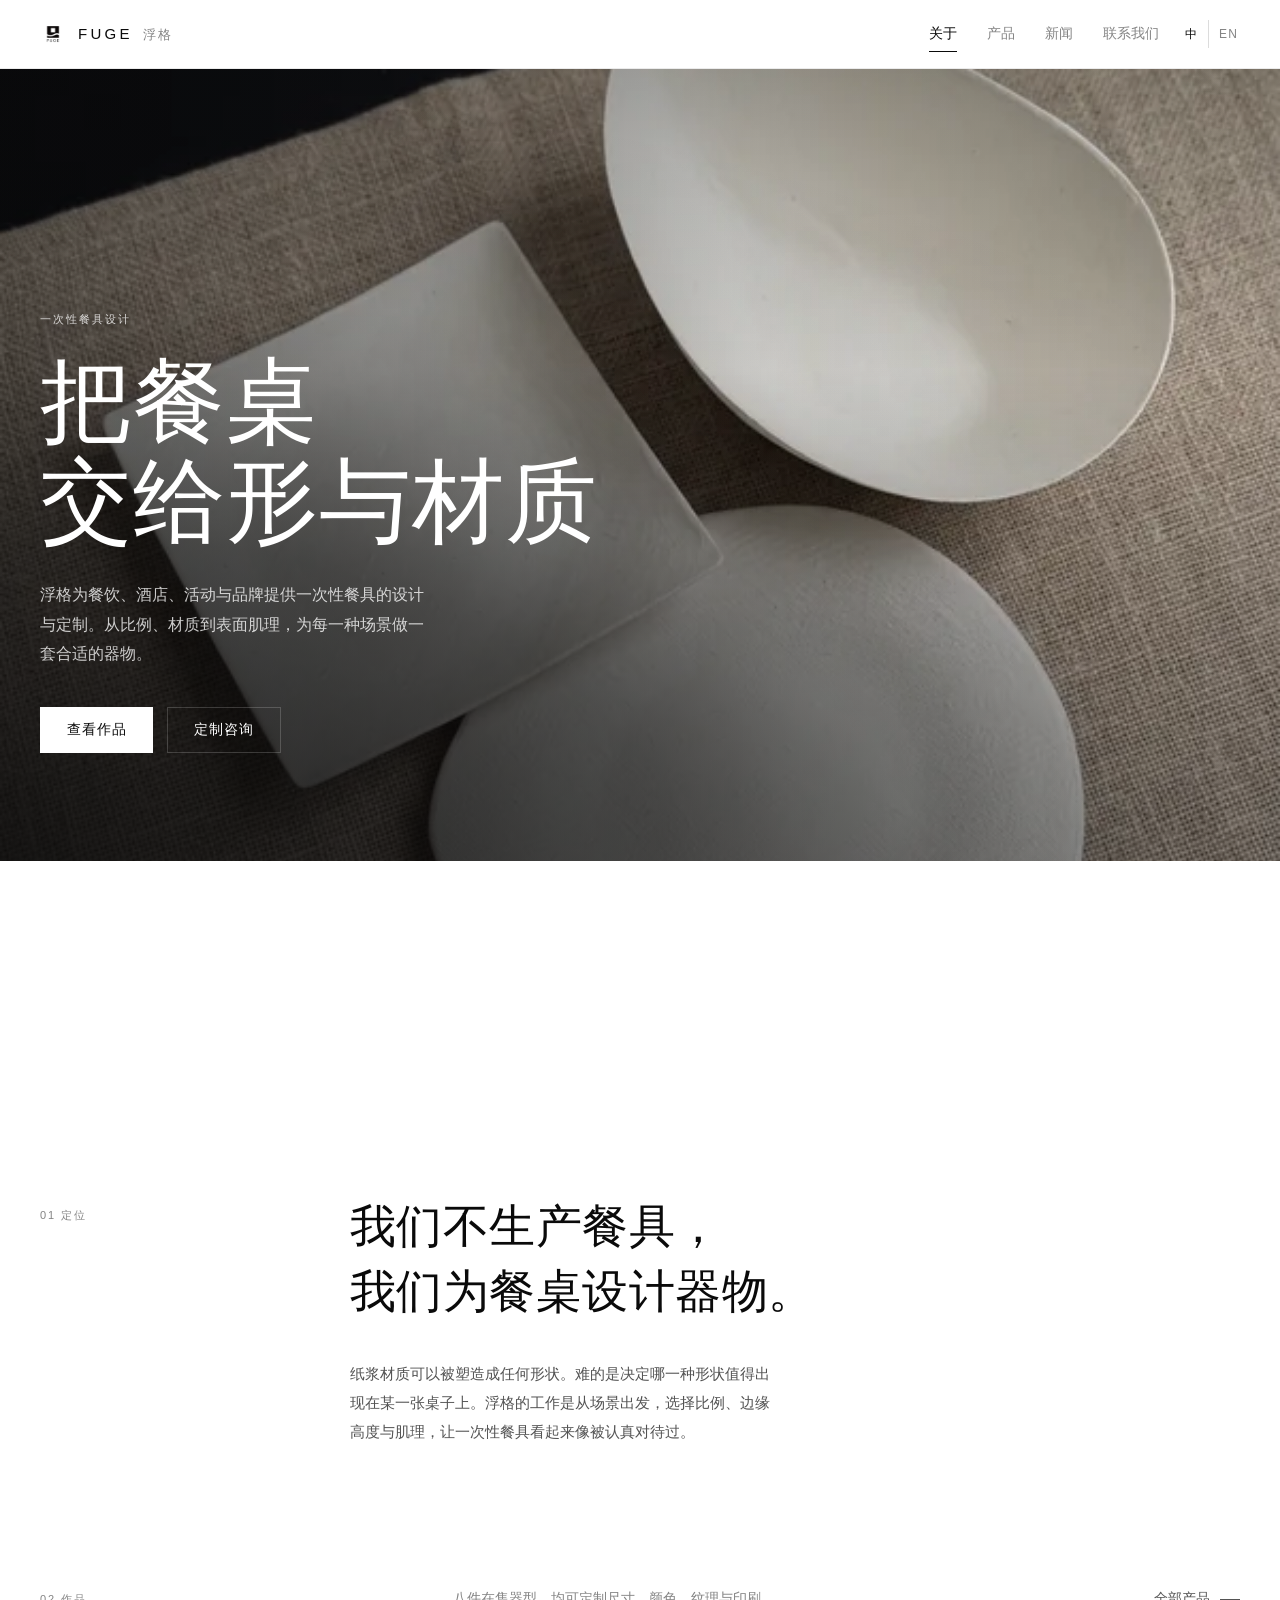
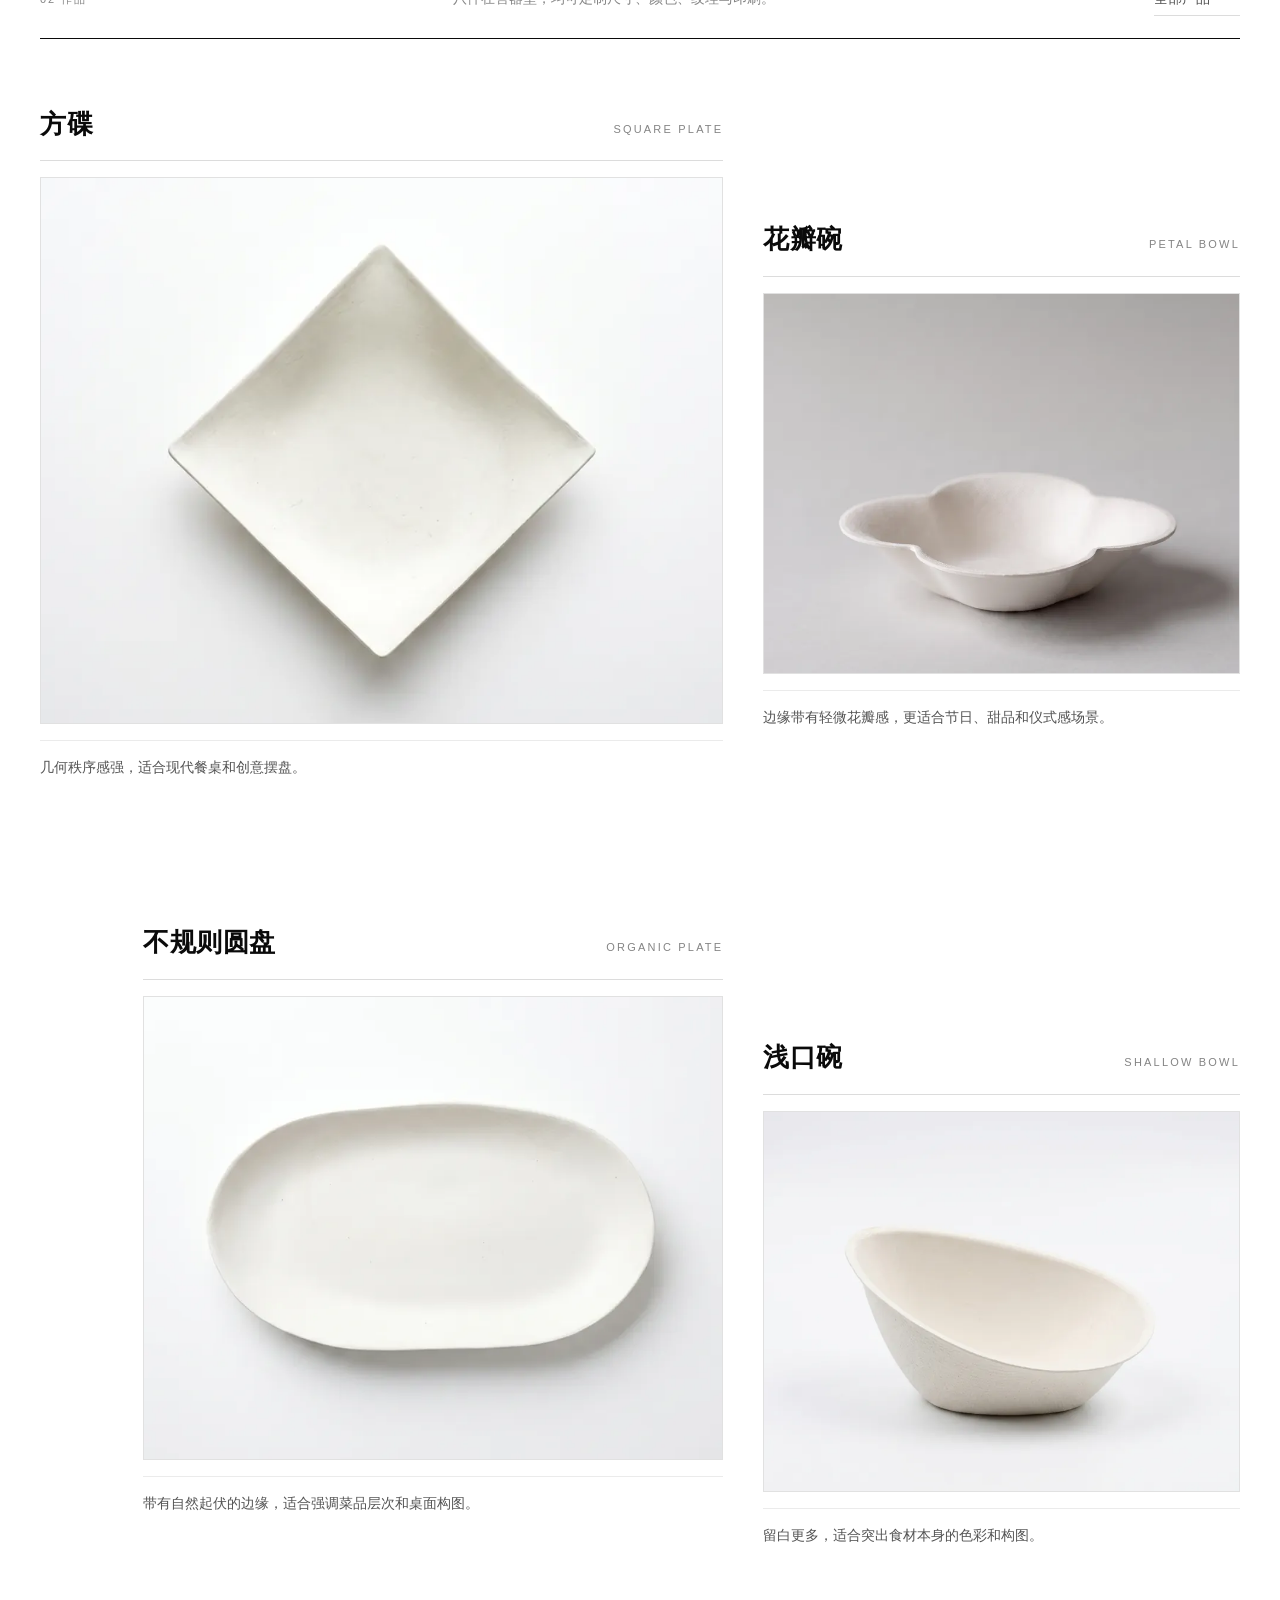
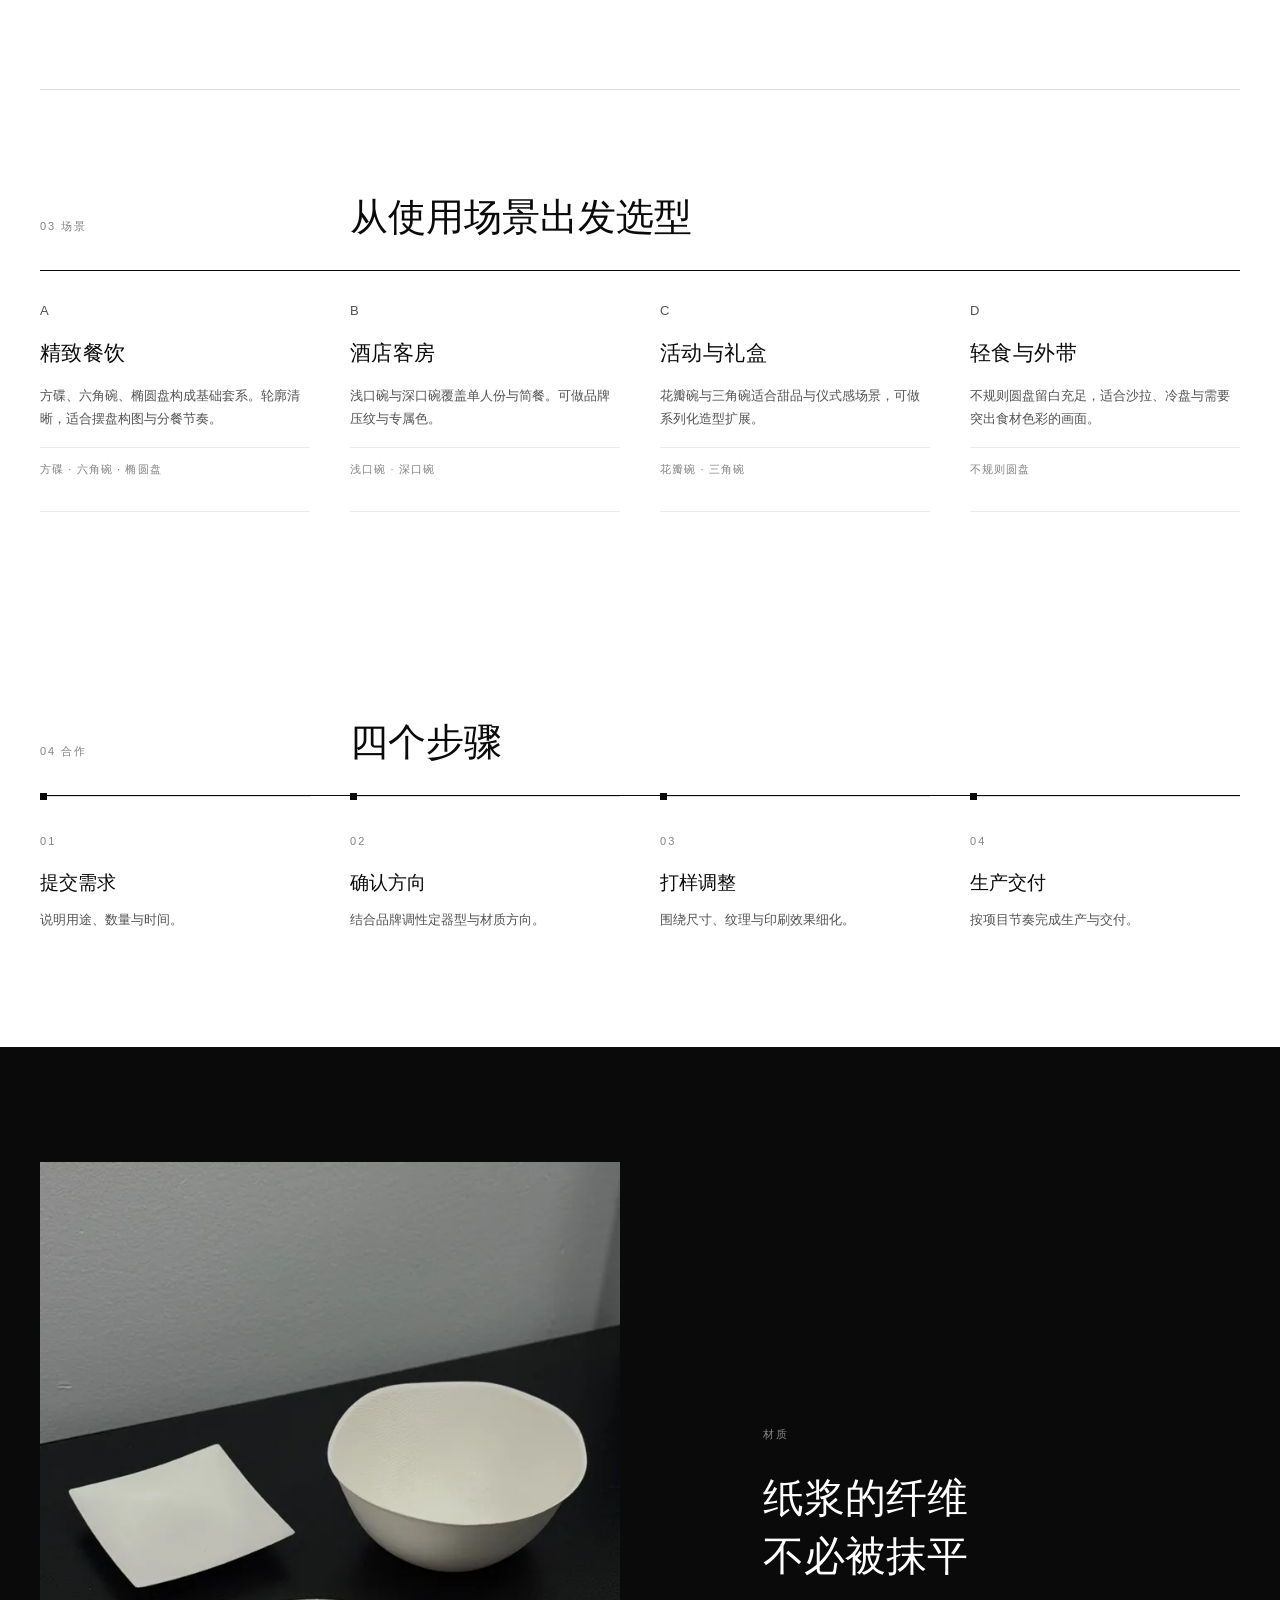
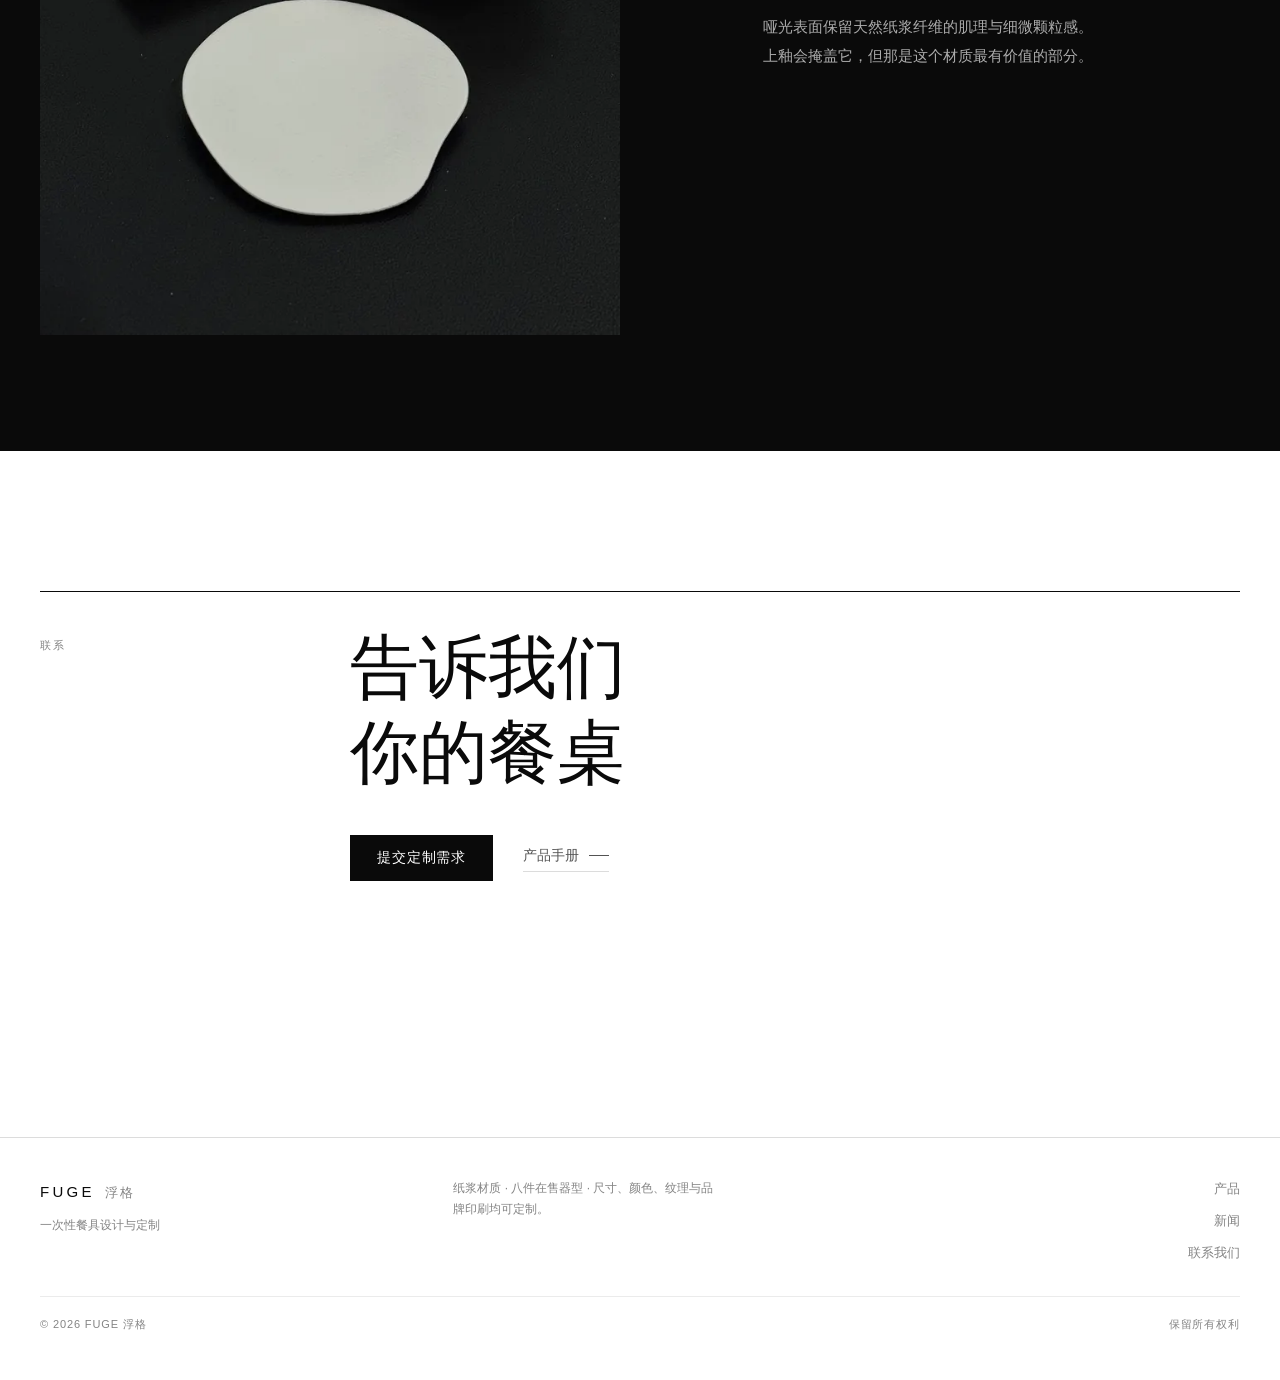
<file: index.html>
<!doctype html>
<html lang="zh-CN">
<head>
  <meta charset="utf-8">
  <meta name="viewport" content="width=device-width, initial-scale=1">
  <title>浮格 FUGE｜一次性餐具设计与定制</title>
  <meta name="description" content="浮格 FUGE 是一次性餐具设计师品牌，为餐饮、酒店、活动与品牌提供纸浆餐具的设计与定制：尺寸、颜色、纹理与印刷均可调整。">
  <meta name="theme-color" content="#0a0a0a">
  <link rel="icon" href="assets/favicon-64.png" sizes="64x64" type="image/png">
  <link rel="apple-touch-icon" href="assets/apple-touch-icon.png">
  <link rel="stylesheet" href="styles.css">

  <meta property="og:type" content="website">
  <meta property="og:site_name" content="浮格 FUGE">
  <meta property="og:title" content="浮格 FUGE｜一次性餐具设计与定制">
  <meta property="og:description" content="为餐饮、酒店、活动与品牌设计纸浆餐具。八件在售器型，尺寸、颜色、纹理与印刷均可定制。">
  <!-- 换成自有域名后，把下面四行的地址整体替换 -->
  <link rel="canonical" href="https://zzz2510297686.github.io/fuge/">
  <meta property="og:url" content="https://zzz2510297686.github.io/fuge/">
  <meta property="og:image" content="https://zzz2510297686.github.io/fuge/assets/og-cover.jpg">
  <meta property="og:image:width" content="1200">
  <meta property="og:image:height" content="630">
  <meta property="og:locale" content="zh_CN">
  <meta name="twitter:card" content="summary_large_image">
</head>
<body data-page="about" data-lang="zh">
  <a class="skip-link" href="#main"><span class="lang-zh">跳到主要内容</span><span class="lang-en">Skip to content</span></a>

  <header class="site-header">
    <div class="shell header-row">
      <a class="brand" href="index.html">
        <img class="brand-mark" src="assets/logo-128.png" width="26" height="26" alt="浮格 FUGE">
        <span class="brand-name">FUGE<span class="brand-cn">浮格</span></span>
      </a>
      <nav class="nav" id="site-nav" aria-label="主导航">
        <a data-nav="about" href="index.html" aria-current="page"><span class="lang-zh">关于</span><span class="lang-en">About</span></a>
        <a data-nav="products" href="products.html"><span class="lang-zh">产品</span><span class="lang-en">Products</span></a>
        <a data-nav="news" href="news.html"><span class="lang-zh">新闻</span><span class="lang-en">News</span></a>
        <a data-nav="contact" href="contact.html"><span class="lang-zh">联系我们</span><span class="lang-en">Contact</span></a>
      </nav>
      <div class="header-tools">
        <span class="lang-switch" role="group" aria-label="语言 / Language">
          <button type="button" data-lang-toggle="zh" aria-pressed="true">中</button>
          <button type="button" data-lang-toggle="en" aria-pressed="false">EN</button>
        </span>
        <button class="menu-toggle" type="button" aria-expanded="false" aria-controls="site-nav">
          <span class="menu-toggle-icon" aria-hidden="true"></span>
          <span class="lang-zh">菜单</span><span class="lang-en">Menu</span>
        </button>
      </div>
    </div>
  </header>

  <main id="main">

    <!-- 1. Hero — 深色，全出血场景 -->
    <section class="hero">
      <picture class="hero-picture">
        <source media="(max-width: 760px)" srcset="assets/img/hero-mobile-600.webp 600w, assets/img/hero-mobile-900.webp 900w" sizes="100vw">
        <source srcset="assets/img/hero-1200.webp 1200w, assets/img/hero-1792.webp 1792w" sizes="100vw">
        <img class="hero-image" src="assets/img/hero-1792.webp" width="1792" height="1008" alt="浮格纸浆餐具在深色餐桌上的静物场景" fetchpriority="high" decoding="async">
      </picture>
      <div class="hero-veil"></div>
      <div class="shell hero-body">
        <p class="micro"><span class="lang-zh">一次性餐具设计</span><span class="lang-en">Disposable Tableware Design</span></p>
        <h1 class="hero-title">
          <span class="lang-zh">把餐桌<br>交给形与材质</span>
          <span class="lang-en">Form and material<br>for the table</span>
        </h1>
        <p class="hero-lede">
          <span class="lang-zh">浮格为餐饮、酒店、活动与品牌提供一次性餐具的设计与定制。从比例、材质到表面肌理，为每一种场景做一套合适的器物。</span>
          <span class="lang-en">FUGE designs and customizes disposable tableware for restaurants, hotels, events, and brands — from proportion and material to surface texture.</span>
        </p>
        <div class="hero-actions">
          <a class="btn btn-light" href="products.html">
            <span class="lang-zh">查看作品</span><span class="lang-en">View works</span>
          </a>
          <a class="btn btn-ghost-light" href="contact.html">
            <span class="lang-zh">定制咨询</span><span class="lang-en">Start a project</span>
          </a>
        </div>
      </div>
    </section>

    <div class="page">

    <!-- 2. 定位陈述 — 一句，不做三列卡片 -->
    <section class="shell statement">
      <div class="statement-grid">
        <p class="statement-index micro">01 <span class="lang-zh">定位</span><span class="lang-en">Positioning</span></p>
        <div class="statement-body">
          <p class="statement-zh">
            <span class="lang-zh">我们不生产餐具，<br>我们为餐桌设计器物。</span>
            <span class="lang-en">We don't make tableware.<br>We design objects for the table.</span>
          </p>
          <p class="statement-note">
            <span class="lang-zh">纸浆材质可以被塑造成任何形状。难的是决定哪一种形状值得出现在某一张桌子上。浮格的工作是从场景出发，选择比例、边缘高度与肌理，让一次性餐具看起来像被认真对待过。</span>
            <span class="lang-en">Pulp can be formed into almost any shape. The harder task is deciding which shape deserves to be on a given table. FUGE works from the scene inward — choosing proportion, rim height, and texture so disposable tableware reads as considered.</span>
          </p>
        </div>
      </div>
    </section>

    <!-- 3. 精选作品 — 偏移网格标本块 -->
    <section class="shell works">
      <div class="works-head">
        <p class="micro">02 <span class="lang-zh">作品</span><span class="lang-en">Selected Works</span></p>
        <p class="works-head-note">
          <span class="lang-zh">八件在售器型，均可定制尺寸、颜色、纹理与印刷。</span>
          <span class="lang-en">Eight forms in production, all customizable in size, color, texture, and print.</span>
        </p>
        <a class="link-arrow" href="products.html">
          <span class="lang-zh">全部产品</span><span class="lang-en">All products</span>
        </a>
      </div>
      <div id="featured-products" class="specimen-grid"></div>
    </section>

    <!-- 4. 按场景选型 — 服务采购决策 -->
    <section class="shell scenarios">
      <div class="scenarios-head">
        <p class="micro">03 <span class="lang-zh">场景</span><span class="lang-en">By Scenario</span></p>
        <h2 class="section-title">
          <span class="lang-zh">从使用场景出发选型</span>
          <span class="lang-en">Choose by how you'll use it</span>
        </h2>
      </div>
      <div class="scenario-grid">
        <article class="scenario">
          <p class="scenario-num">A</p>
          <h3><span class="lang-zh">精致餐饮</span><span class="lang-en">Fine Dining</span></h3>
          <p><span class="lang-zh">方碟、六角碗、椭圆盘构成基础套系。轮廓清晰，适合摆盘构图与分餐节奏。</span><span class="lang-en">Square Plate, Hex Bowl, and Oval Plate form the core set. Clear silhouettes for plating and portioning.</span></p>
          <p class="scenario-forms">方碟 · 六角碗 · 椭圆盘</p>
        </article>
        <article class="scenario">
          <p class="scenario-num">B</p>
          <h3><span class="lang-zh">酒店客房</span><span class="lang-en">Hotel Service</span></h3>
          <p><span class="lang-zh">浅口碗与深口碗覆盖单人份与简餐。可做品牌压纹与专属色。</span><span class="lang-en">Shallow and Deep Bowl cover single portions and light meals. Embossing and custom colors available.</span></p>
          <p class="scenario-forms">浅口碗 · 深口碗</p>
        </article>
        <article class="scenario">
          <p class="scenario-num">C</p>
          <h3><span class="lang-zh">活动与礼盒</span><span class="lang-en">Events &amp; Gifts</span></h3>
          <p><span class="lang-zh">花瓣碗与三角碗适合甜品与仪式感场景，可做系列化造型扩展。</span><span class="lang-en">Petal and Tri Bowl suit desserts and ceremonial settings, expandable into full form families.</span></p>
          <p class="scenario-forms">花瓣碗 · 三角碗</p>
        </article>
        <article class="scenario">
          <p class="scenario-num">D</p>
          <h3><span class="lang-zh">轻食与外带</span><span class="lang-en">Light &amp; Takeaway</span></h3>
          <p><span class="lang-zh">不规则圆盘留白充足，适合沙拉、冷盘与需要突出食材色彩的画面。</span><span class="lang-en">Organic Plate offers generous negative space for salads, cold dishes, and food-forward presentation.</span></p>
          <p class="scenario-forms">不规则圆盘</p>
        </article>
      </div>
    </section>

    <!-- 5. 定制流程 — 横向细线时间轴，无卡片 -->
    <section class="shell process">
      <div class="process-head">
        <p class="micro">04 <span class="lang-zh">合作</span><span class="lang-en">Process</span></p>
        <h2 class="section-title">
          <span class="lang-zh">四个步骤</span><span class="lang-en">Four steps</span>
        </h2>
      </div>
      <ol class="process-line">
        <li class="process-step">
          <span class="process-num">01</span>
          <h3><span class="lang-zh">提交需求</span><span class="lang-en">Inquiry</span></h3>
          <p><span class="lang-zh">说明用途、数量与时间。</span><span class="lang-en">Tell us the use, quantity, and timeline.</span></p>
        </li>
        <li class="process-step">
          <span class="process-num">02</span>
          <h3><span class="lang-zh">确认方向</span><span class="lang-en">Direction</span></h3>
          <p><span class="lang-zh">结合品牌调性定器型与材质方向。</span><span class="lang-en">Align form and material with your brand.</span></p>
        </li>
        <li class="process-step">
          <span class="process-num">03</span>
          <h3><span class="lang-zh">打样调整</span><span class="lang-en">Sampling</span></h3>
          <p><span class="lang-zh">围绕尺寸、纹理与印刷效果细化。</span><span class="lang-en">Refine size, texture, and print result.</span></p>
        </li>
        <li class="process-step">
          <span class="process-num">04</span>
          <h3><span class="lang-zh">生产交付</span><span class="lang-en">Delivery</span></h3>
          <p><span class="lang-zh">按项目节奏完成生产与交付。</span><span class="lang-en">Production and delivery on your schedule.</span></p>
        </li>
      </ol>
    </section>

    <!-- 6. 材质与工艺 — 深色，质感 -->
    <section class="material">
      <div class="shell material-grid">
        <div class="material-media">
          <img src="assets/img/material-1200.webp"
               srcset="assets/img/material-700.webp 700w, assets/img/material-1200.webp 1200w"
               sizes="(max-width: 760px) 92vw, 600px"
               width="1200" height="1600"
               alt="纸浆餐具的哑光表面与压纹肌理特写" loading="lazy" decoding="async">
        </div>
        <div class="material-body">
          <p class="micro"><span class="lang-zh">材质</span><span class="lang-en">Material</span></p>
          <p class="material-zh">
            <span class="lang-zh">纸浆的纤维<br>不必被抹平</span>
            <span class="lang-en">Pulp fiber<br>needn't be erased</span>
          </p>
          <p class="material-note">
            <span class="lang-zh">哑光表面保留天然纸浆纤维的肌理与细微颗粒感。上釉会掩盖它，但那是这个材质最有价值的部分。</span>
            <span class="lang-en">The matte surface keeps the natural fiber texture and fine grain of pulp. Glazing would hide it, but that texture is the material's most valuable quality.</span>
          </p>
        </div>
      </div>
    </section>

    <!-- 7. 联系 CTA -->
    <section class="shell contact-cta">
      <div class="contact-cta-grid">
        <p class="micro"><span class="lang-zh">联系</span><span class="lang-en">Contact</span></p>
        <div>
          <p class="contact-cta-title">
            <span class="lang-zh">告诉我们<br>你的餐桌</span>
            <span class="lang-en">Tell us<br>about your table</span>
          </p>
          <div class="contact-cta-actions">
            <a class="btn btn-dark" href="contact.html">
              <span class="lang-zh">提交定制需求</span><span class="lang-en">Start an inquiry</span>
            </a>
            <a class="link-arrow" href="assets/catalog.pdf" target="_blank" rel="noopener">
              <span class="lang-zh">产品手册</span><span class="lang-en">Catalog PDF</span>
            </a>
          </div>
        </div>
      </div>
    </section>

    </div><!-- /.page -->

  </main>

  <footer class="site-footer">
    <div class="shell footer-row">
      <div class="footer-brand">
        <span class="brand-name">FUGE<span class="brand-cn">浮格</span></span>
        <p><span class="lang-zh">一次性餐具设计与定制</span><span class="lang-en">Disposable tableware design and customization</span></p>
      </div>
      <div class="footer-meta">
        <p class="footer-note">
          <span class="lang-zh">纸浆材质 · 八件在售器型 · 尺寸、颜色、纹理与品牌印刷均可定制。</span>
          <span class="lang-en">Pulp material · eight forms in production · custom size, color, texture, and print.</span>
        </p>
      </div>
      <div class="footer-links">
        <a href="products.html"><span class="lang-zh">产品</span><span class="lang-en">Products</span></a>
        <a href="news.html"><span class="lang-zh">新闻</span><span class="lang-en">News</span></a>
        <a href="contact.html"><span class="lang-zh">联系我们</span><span class="lang-en">Contact</span></a>
      </div>
    </div>
    <div class="shell footer-base">
      <p>© 2026 FUGE 浮格</p>
      <p><span class="lang-zh">保留所有权利</span><span class="lang-en">All rights reserved</span></p>
    </div>
  </footer>

  <script type="application/ld+json">
  {
    "@context": "https://schema.org",
    "@type": "Organization",
    "name": "浮格 FUGE",
    "alternateName": "FUGE",
    "description": "一次性餐具设计师品牌，为餐饮、酒店、活动与品牌提供纸浆餐具的设计与定制。"
  }
  </script>
  <script src="script.js"></script>
</body>
</html>
</file>
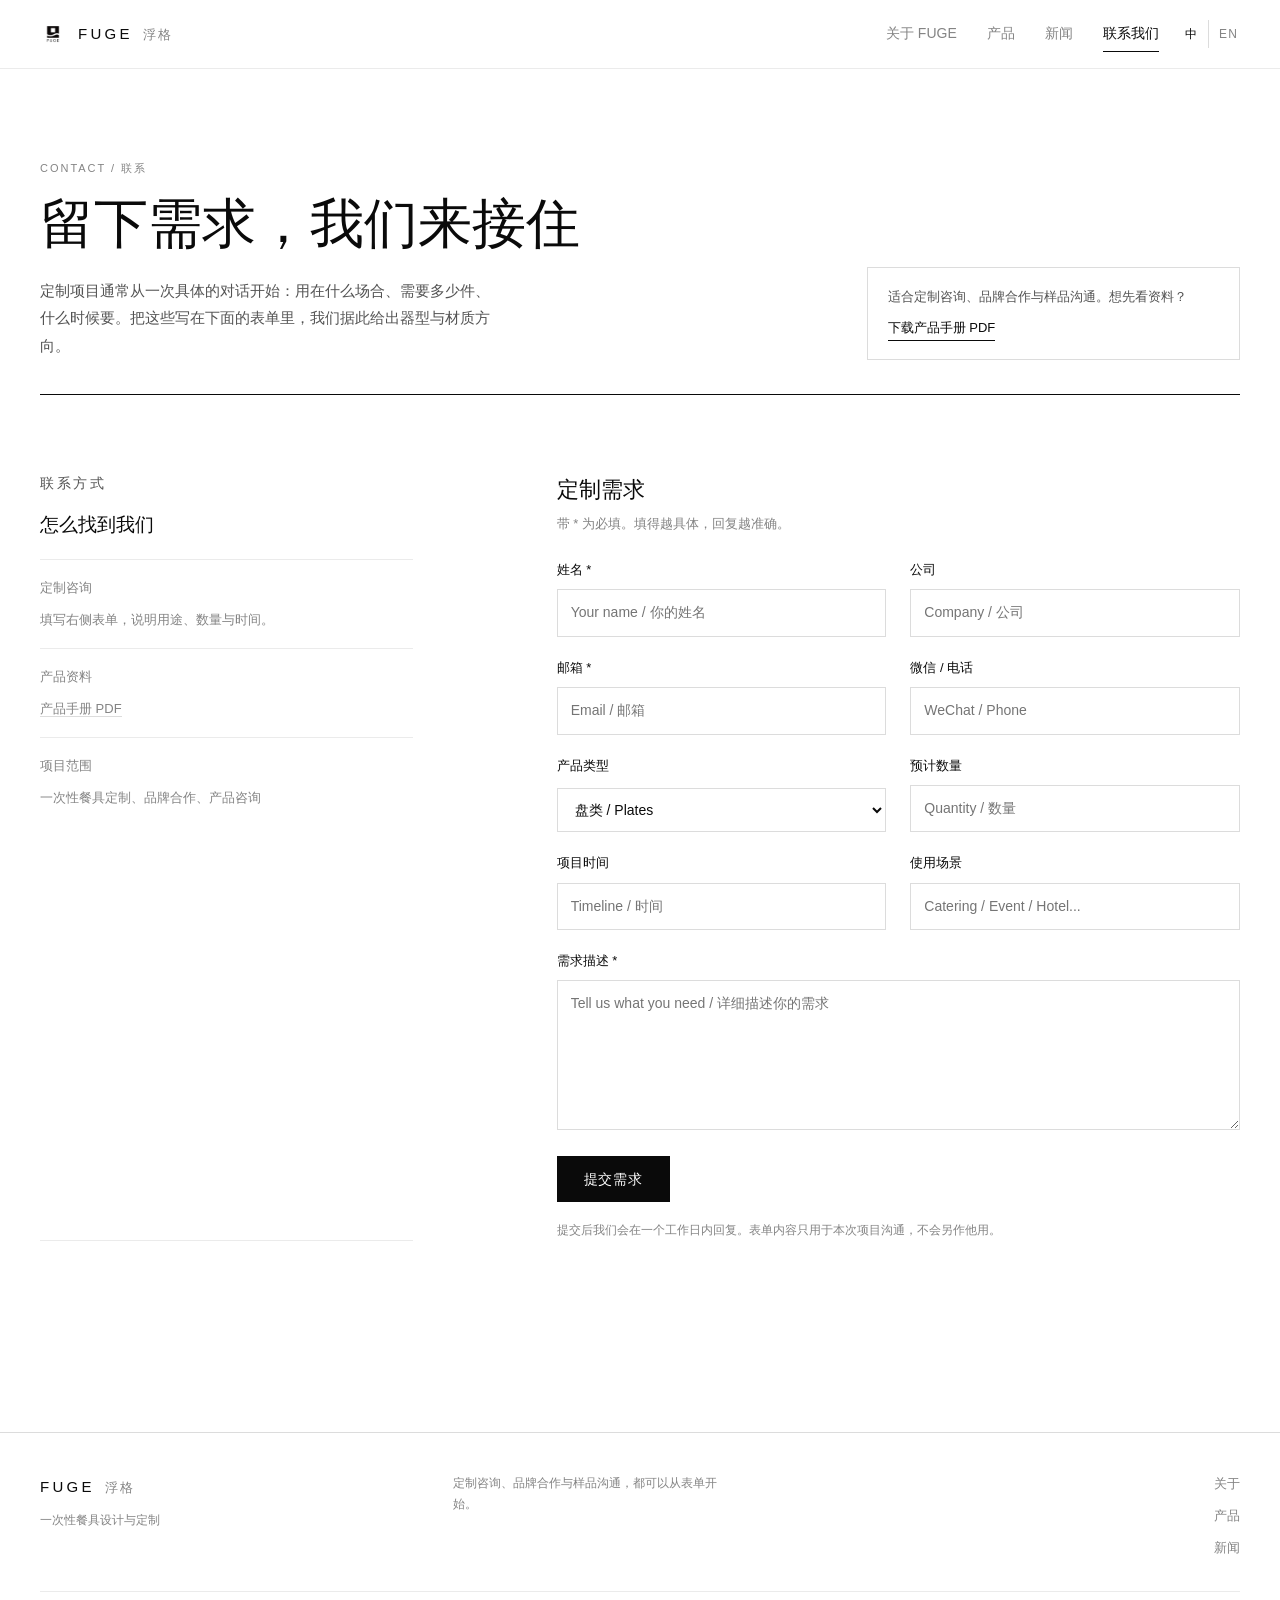
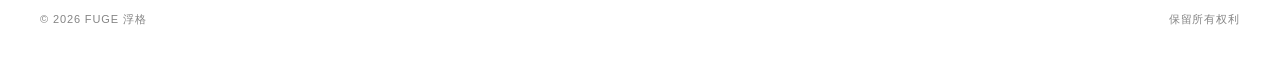
<file: contact.html>
<!doctype html>
<html lang="zh-CN">
<head>
  <meta charset="utf-8">
  <meta name="viewport" content="width=device-width, initial-scale=1">
  <title>联系我们｜浮格 FUGE 定制咨询</title>
  <meta name="description" content="提交一次性餐具定制需求：用途、数量、时间与品牌方向。浮格 FUGE 提供器型选择、打样与量产的完整支持。">
  <meta name="theme-color" content="#0a0a0a">
  <link rel="icon" href="assets/favicon-64.png" sizes="64x64" type="image/png">
  <link rel="apple-touch-icon" href="assets/apple-touch-icon.png">
  <link rel="stylesheet" href="styles.css">

  <meta property="og:type" content="website">
  <meta property="og:site_name" content="浮格 FUGE">
  <meta property="og:title" content="联系我们｜浮格 FUGE 定制咨询">
  <meta property="og:description" content="提交一次性餐具定制需求：用途、数量、时间与品牌方向。提供器型选择、打样与量产的完整支持。">
  <!-- 换成自有域名后，把下面四行的地址整体替换 -->
  <link rel="canonical" href="https://zzz2510297686.github.io/fuge/contact.html">
  <meta property="og:url" content="https://zzz2510297686.github.io/fuge/contact.html">
  <meta property="og:image" content="https://zzz2510297686.github.io/fuge/assets/og-cover.jpg">
  <meta property="og:image:width" content="1200">
  <meta property="og:image:height" content="630">
  <meta property="og:locale" content="zh_CN">
  <meta name="twitter:card" content="summary_large_image">
</head>
<body data-page="contact" data-lang="zh">
  <a class="skip-link" href="#main"><span class="lang-zh">跳到主要内容</span><span class="lang-en">Skip to content</span></a>

  <header class="site-header">
    <div class="shell header-row">
      <a class="brand" href="index.html">
        <img class="brand-mark" src="assets/logo-128.png" width="26" height="26" alt="浮格 FUGE">
        <span class="brand-name">FUGE<span class="brand-cn">浮格</span></span>
      </a>
      <nav class="nav" id="site-nav" aria-label="主导航">
        <a data-nav="about" href="index.html"><span class="lang-zh">关于 FUGE</span><span class="lang-en">About</span></a>
        <a data-nav="products" href="products.html"><span class="lang-zh">产品</span><span class="lang-en">Products</span></a>
        <a data-nav="news" href="news.html"><span class="lang-zh">新闻</span><span class="lang-en">News</span></a>
        <a data-nav="contact" href="contact.html" aria-current="page"><span class="lang-zh">联系我们</span><span class="lang-en">Contact</span></a>
      </nav>
      <div class="header-tools">
        <span class="lang-switch" role="group" aria-label="语言 / Language">
          <button type="button" data-lang-toggle="zh" aria-pressed="true">中</button>
          <button type="button" data-lang-toggle="en" aria-pressed="false">EN</button>
        </span>
        <button class="menu-toggle" type="button" aria-expanded="false" aria-controls="site-nav">
          <span class="menu-toggle-icon" aria-hidden="true"></span>
          <span class="lang-zh">菜单</span><span class="lang-en">Menu</span>
        </button>
      </div>
    </div>
  </header>

  <main id="main" class="page">
    <section class="shell page-head">
      <div>
        <p class="eyebrow">Contact / 联系</p>
        <h1>
          <span class="lang-zh">留下需求，我们来接住</span>
          <span class="lang-en">Leave your inquiry, and we’ll take it from here</span>
        </h1>
        <p class="lede">
          <span class="lang-zh">定制项目通常从一次具体的对话开始：用在什么场合、需要多少件、什么时候要。把这些写在下面的表单里，我们据此给出器型与材质方向。</span>
          <span class="lang-en">A custom project usually starts with one concrete conversation: where it will be used, how many pieces, and by when. Put that in the form below and we'll respond with a direction on form and material.</span>
        </p>
      </div>
      <div class="note-box">
        <div>
          <span class="lang-zh">适合定制咨询、品牌合作与样品沟通。想先看资料？</span>
          <span class="lang-en">For custom orders, collaborations, and samples. Prefer to read first?</span>
          <a class="note-box-link" href="assets/catalog.pdf" target="_blank" rel="noopener">
            <span class="lang-zh">下载产品手册 PDF</span><span class="lang-en">Download catalog PDF</span>
          </a>
        </div>
      </div>
    </section>

    <section class="shell section">
      <div class="contact-grid">
        <aside class="contact-panel">
          <p class="eyebrow"><span class="lang-zh">联系方式</span><span class="lang-en">Contact channels</span></p>
          <h3><span class="lang-zh">怎么找到我们</span><span class="lang-en">How to reach us</span></h3>
          <div class="contact-list">
            <!-- 上线前把下面三项换成真实信息：微信号/二维码、邮箱、电话。 -->
            <div class="contact-item">
              <strong><span class="lang-zh">定制咨询</span><span class="lang-en">Inquiries</span></strong>
              <span><span class="lang-zh">填写右侧表单，说明用途、数量与时间。</span><span class="lang-en">Use the form to describe use, quantity, and timeline.</span></span>
            </div>
            <div class="contact-item">
              <strong><span class="lang-zh">产品资料</span><span class="lang-en">Catalog</span></strong>
              <span><a class="inline-link" href="assets/catalog.pdf" target="_blank" rel="noopener"><span class="lang-zh">产品手册 PDF</span><span class="lang-en">Product catalog PDF</span></a></span>
            </div>
            <div class="contact-item">
              <strong><span class="lang-zh">项目范围</span><span class="lang-en">Project scope</span></strong>
              <span><span class="lang-zh">一次性餐具定制、品牌合作、产品咨询</span><span class="lang-en">Custom tableware, brand collaborations, and product inquiries</span></span>
            </div>
          </div>
        </aside>

        <div class="form-card">
          <div class="form-head">
            <h2><span class="lang-zh">定制需求</span><span class="lang-en">Project inquiry</span></h2>
            <p><span class="lang-zh">带 * 为必填。填得越具体，回复越准确。</span><span class="lang-en">Fields marked * are required. More detail means a more precise reply.</span></p>
          </div>
          <!--
            提交走 POST /api/inquiry（由 serve.mjs 提供）。
            若改用纯静态托管：把 data-endpoint 指向第三方表单服务地址；
            再填 data-mailto="你的邮箱"，网络异常时会提示客户改用邮件发送。
          -->
          <form data-contact-form data-mailto="2510297686@qq.com" novalidate>
            <div class="form-grid">
              <label class="field field-hp" aria-hidden="true">
                <span>Company website</span>
                <input name="_gotcha" type="text" tabindex="-1" autocomplete="off">
              </label>
              <label class="field">
                <span><span class="lang-zh">姓名 *</span><span class="lang-en">Name *</span></span>
                <input name="name" type="text" placeholder="Your name / 你的姓名" autocomplete="name" required>
              </label>
              <label class="field">
                <span><span class="lang-zh">公司</span><span class="lang-en">Company</span></span>
                <input name="company" type="text" placeholder="Company / 公司" autocomplete="organization">
              </label>
              <label class="field">
                <span><span class="lang-zh">邮箱 *</span><span class="lang-en">Email *</span></span>
                <input name="email" type="email" placeholder="Email / 邮箱" autocomplete="email" required>
              </label>
              <label class="field">
                <span><span class="lang-zh">微信 / 电话</span><span class="lang-en">WeChat / Phone</span></span>
                <input name="contact" type="text" placeholder="WeChat / Phone" autocomplete="tel">
              </label>
              <label class="field">
                <span><span class="lang-zh">产品类型</span><span class="lang-en">Product type</span></span>
                <select name="productType">
                  <option value="plates">盘类 / Plates</option>
                  <option value="bowls">碗类 / Bowls</option>
                  <option value="mixed">组合项目 / Mixed set</option>
                  <option value="other">其他 / Other</option>
                </select>
              </label>
              <label class="field">
                <span><span class="lang-zh">预计数量</span><span class="lang-en">Estimated quantity</span></span>
                <input name="quantity" type="text" placeholder="Quantity / 数量">
              </label>
              <label class="field">
                <span><span class="lang-zh">项目时间</span><span class="lang-en">Timeline</span></span>
                <input name="timeline" type="text" placeholder="Timeline / 时间">
              </label>
              <label class="field">
                <span><span class="lang-zh">使用场景</span><span class="lang-en">Use case</span></span>
                <input name="useCase" type="text" placeholder="Catering / Event / Hotel...">
              </label>
              <label class="field full">
                <span><span class="lang-zh">需求描述 *</span><span class="lang-en">Message *</span></span>
                <textarea name="message" placeholder="Tell us what you need / 详细描述你的需求" required></textarea>
              </label>
            </div>
            <div class="page-actions">
              <button class="btn btn-primary" type="submit">
                <span class="lang-zh">提交需求</span><span class="lang-en">Submit inquiry</span>
              </button>
            </div>
            <div id="form-status" class="status" role="status" aria-live="polite"></div>
            <p class="form-note">
              <span class="lang-zh">提交后我们会在一个工作日内回复。表单内容只用于本次项目沟通，不会另作他用。</span>
              <span class="lang-en">We reply within one business day. What you send here is used only to discuss this project.</span>
            </p>
          </form>
        </div>
      </div>
    </section>
  </main>

  <footer class="site-footer">
    <div class="shell footer-row">
      <div class="footer-brand">
        <span class="brand-name">FUGE<span class="brand-cn">浮格</span></span>
        <p><span class="lang-zh">一次性餐具设计与定制</span><span class="lang-en">Disposable tableware design and customization</span></p>
      </div>
      <div class="footer-meta">
        <p class="footer-note">
          <span class="lang-zh">定制咨询、品牌合作与样品沟通，都可以从表单开始。</span>
          <span class="lang-en">Custom orders, collaborations, and sample requests all start with the form.</span>
        </p>
      </div>
      <div class="footer-links">
        <a href="index.html"><span class="lang-zh">关于</span><span class="lang-en">About</span></a>
        <a href="products.html"><span class="lang-zh">产品</span><span class="lang-en">Products</span></a>
        <a href="news.html"><span class="lang-zh">新闻</span><span class="lang-en">News</span></a>
      </div>
    </div>
    <div class="shell footer-base">
      <p>© 2026 FUGE 浮格</p>
      <p><span class="lang-zh">保留所有权利</span><span class="lang-en">All rights reserved</span></p>
    </div>
  </footer>

  <script src="script.js"></script>
</body>
</html>
</file>
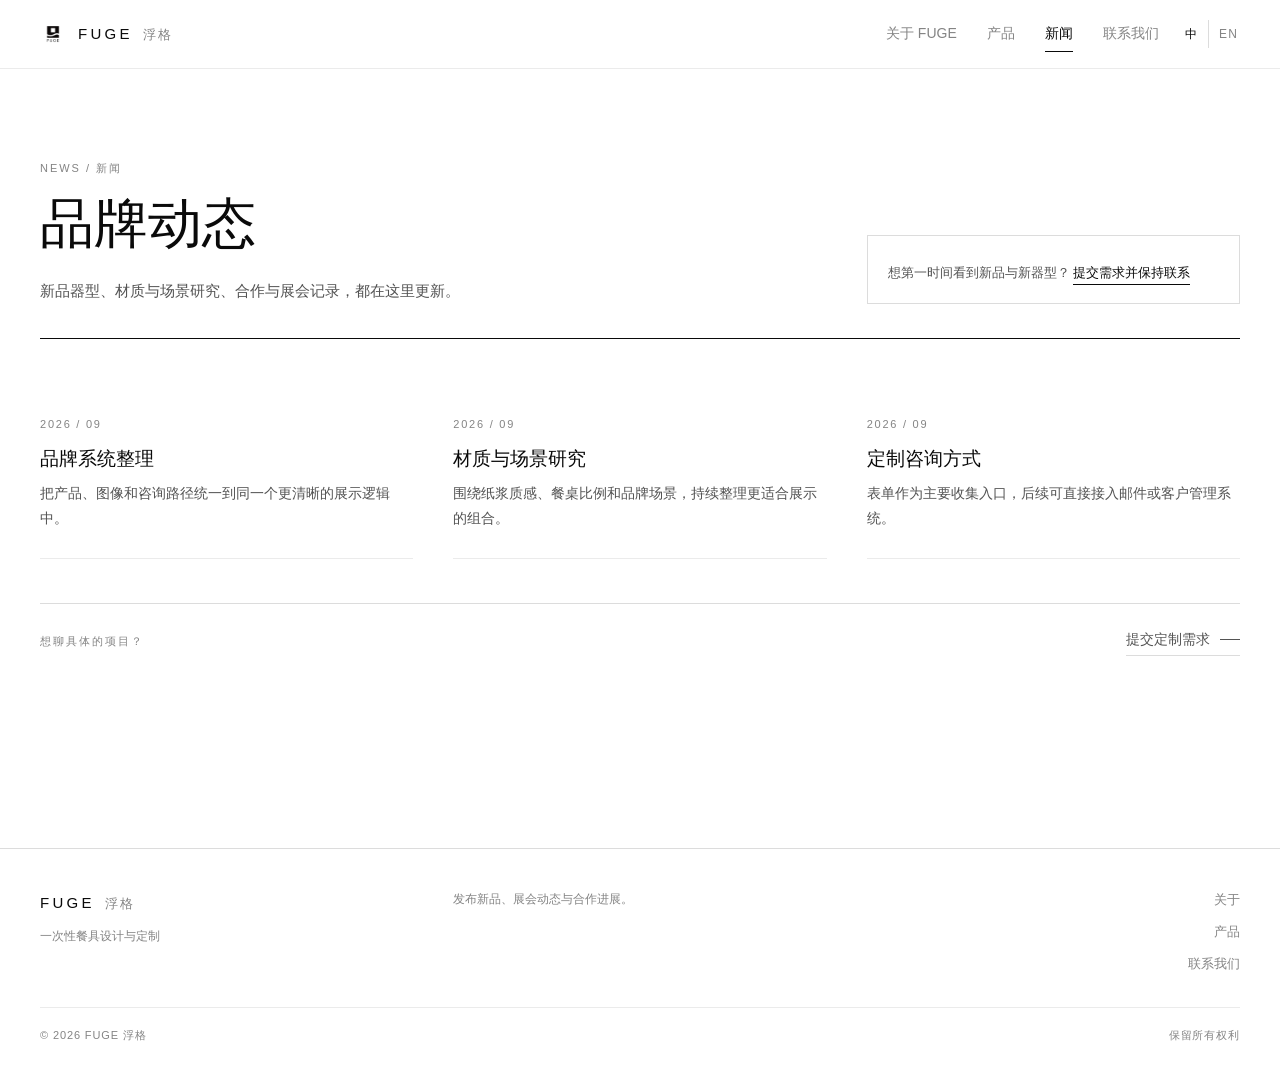
<file: news.html>
<!doctype html>
<html lang="zh-CN">
<head>
  <meta charset="utf-8">
  <meta name="viewport" content="width=device-width, initial-scale=1">
  <title>新闻与笔记｜浮格 FUGE</title>
  <meta name="description" content="浮格 FUGE 品牌动态：新品与器型、材质与场景研究、合作与展会记录。">
  <meta name="theme-color" content="#0a0a0a">
  <link rel="icon" href="assets/favicon-64.png" sizes="64x64" type="image/png">
  <link rel="apple-touch-icon" href="assets/apple-touch-icon.png">
  <link rel="stylesheet" href="styles.css">

  <meta property="og:type" content="website">
  <meta property="og:site_name" content="浮格 FUGE">
  <meta property="og:title" content="新闻与笔记｜浮格 FUGE">
  <meta property="og:description" content="浮格 FUGE 品牌动态：新品与器型、材质与场景研究、合作与展会记录。">
  <!-- 换成自有域名后，把下面四行的地址整体替换 -->
  <link rel="canonical" href="https://zzz2510297686.github.io/fuge/news.html">
  <meta property="og:url" content="https://zzz2510297686.github.io/fuge/news.html">
  <meta property="og:image" content="https://zzz2510297686.github.io/fuge/assets/og-cover.jpg">
  <meta property="og:image:width" content="1200">
  <meta property="og:image:height" content="630">
  <meta property="og:locale" content="zh_CN">
  <meta name="twitter:card" content="summary_large_image">
</head>
<body data-page="news" data-lang="zh">
  <a class="skip-link" href="#main"><span class="lang-zh">跳到主要内容</span><span class="lang-en">Skip to content</span></a>

  <header class="site-header">
    <div class="shell header-row">
      <a class="brand" href="index.html">
        <img class="brand-mark" src="assets/logo-128.png" width="26" height="26" alt="浮格 FUGE">
        <span class="brand-name">FUGE<span class="brand-cn">浮格</span></span>
      </a>
      <nav class="nav" id="site-nav" aria-label="主导航">
        <a data-nav="about" href="index.html"><span class="lang-zh">关于 FUGE</span><span class="lang-en">About</span></a>
        <a data-nav="products" href="products.html"><span class="lang-zh">产品</span><span class="lang-en">Products</span></a>
        <a data-nav="news" href="news.html" aria-current="page"><span class="lang-zh">新闻</span><span class="lang-en">News</span></a>
        <a data-nav="contact" href="contact.html"><span class="lang-zh">联系我们</span><span class="lang-en">Contact</span></a>
      </nav>
      <div class="header-tools">
        <span class="lang-switch" role="group" aria-label="语言 / Language">
          <button type="button" data-lang-toggle="zh" aria-pressed="true">中</button>
          <button type="button" data-lang-toggle="en" aria-pressed="false">EN</button>
        </span>
        <button class="menu-toggle" type="button" aria-expanded="false" aria-controls="site-nav">
          <span class="menu-toggle-icon" aria-hidden="true"></span>
          <span class="lang-zh">菜单</span><span class="lang-en">Menu</span>
        </button>
      </div>
    </div>
  </header>

  <main id="main" class="page">
    <section class="shell page-head">
      <div>
        <p class="eyebrow">News / 新闻</p>
        <h1>
          <span class="lang-zh">品牌动态</span>
          <span class="lang-en">Brand notes</span>
        </h1>
        <p class="lede">
          <span class="lang-zh">新品器型、材质与场景研究、合作与展会记录，都在这里更新。</span>
          <span class="lang-en">New forms, material and scene studies, collaborations, and exhibitions — updated here.</span>
        </p>
      </div>
      <div class="note-box">
        <div><span class="lang-zh">想第一时间看到新品与新器型？</span><span class="lang-en">Want new forms as they are released?</span>
          <a class="note-box-link" href="contact.html"><span class="lang-zh">提交需求并保持联系</span><span class="lang-en">Get in touch</span></a>
        </div>
      </div>
    </section>

    <section class="shell section">
      <div id="news-grid" class="news-grid"></div>
      <noscript>
        <div class="nojs-block">
          <p class="nojs-title">近期更新 / Recent</p>
          <ul class="nojs-list">
            <li>2026 / 09 — 品牌系统整理 Brand system refresh</li>
            <li>2026 / 09 — 材质与场景研究 Material and scene study</li>
            <li>2026 / 09 — 定制咨询方式 Inquiry workflow</li>
          </ul>
        </div>
      </noscript>
      <div class="news-foot">
        <p class="micro"><span class="lang-zh">想聊具体的项目？</span><span class="lang-en">Have a specific project?</span></p>
        <a class="link-arrow" href="contact.html">
          <span class="lang-zh">提交定制需求</span><span class="lang-en">Start an inquiry</span>
        </a>
      </div>
    </section>
  </main>

  <footer class="site-footer">
    <div class="shell footer-row">
      <div class="footer-brand">
        <span class="brand-name">FUGE<span class="brand-cn">浮格</span></span>
        <p><span class="lang-zh">一次性餐具设计与定制</span><span class="lang-en">Disposable tableware design and customization</span></p>
      </div>
      <div class="footer-meta">
        <p class="footer-note">
          <span class="lang-zh">发布新品、展会动态与合作进展。</span>
          <span class="lang-en">New forms, events, and collaborations.</span>
        </p>
      </div>
      <div class="footer-links">
        <a href="index.html"><span class="lang-zh">关于</span><span class="lang-en">About</span></a>
        <a href="products.html"><span class="lang-zh">产品</span><span class="lang-en">Products</span></a>
        <a href="contact.html"><span class="lang-zh">联系我们</span><span class="lang-en">Contact</span></a>
      </div>
    </div>
    <div class="shell footer-base">
      <p>© 2026 FUGE 浮格</p>
      <p><span class="lang-zh">保留所有权利</span><span class="lang-en">All rights reserved</span></p>
    </div>
  </footer>

  <script src="script.js"></script>
</body>
</html>
</file>
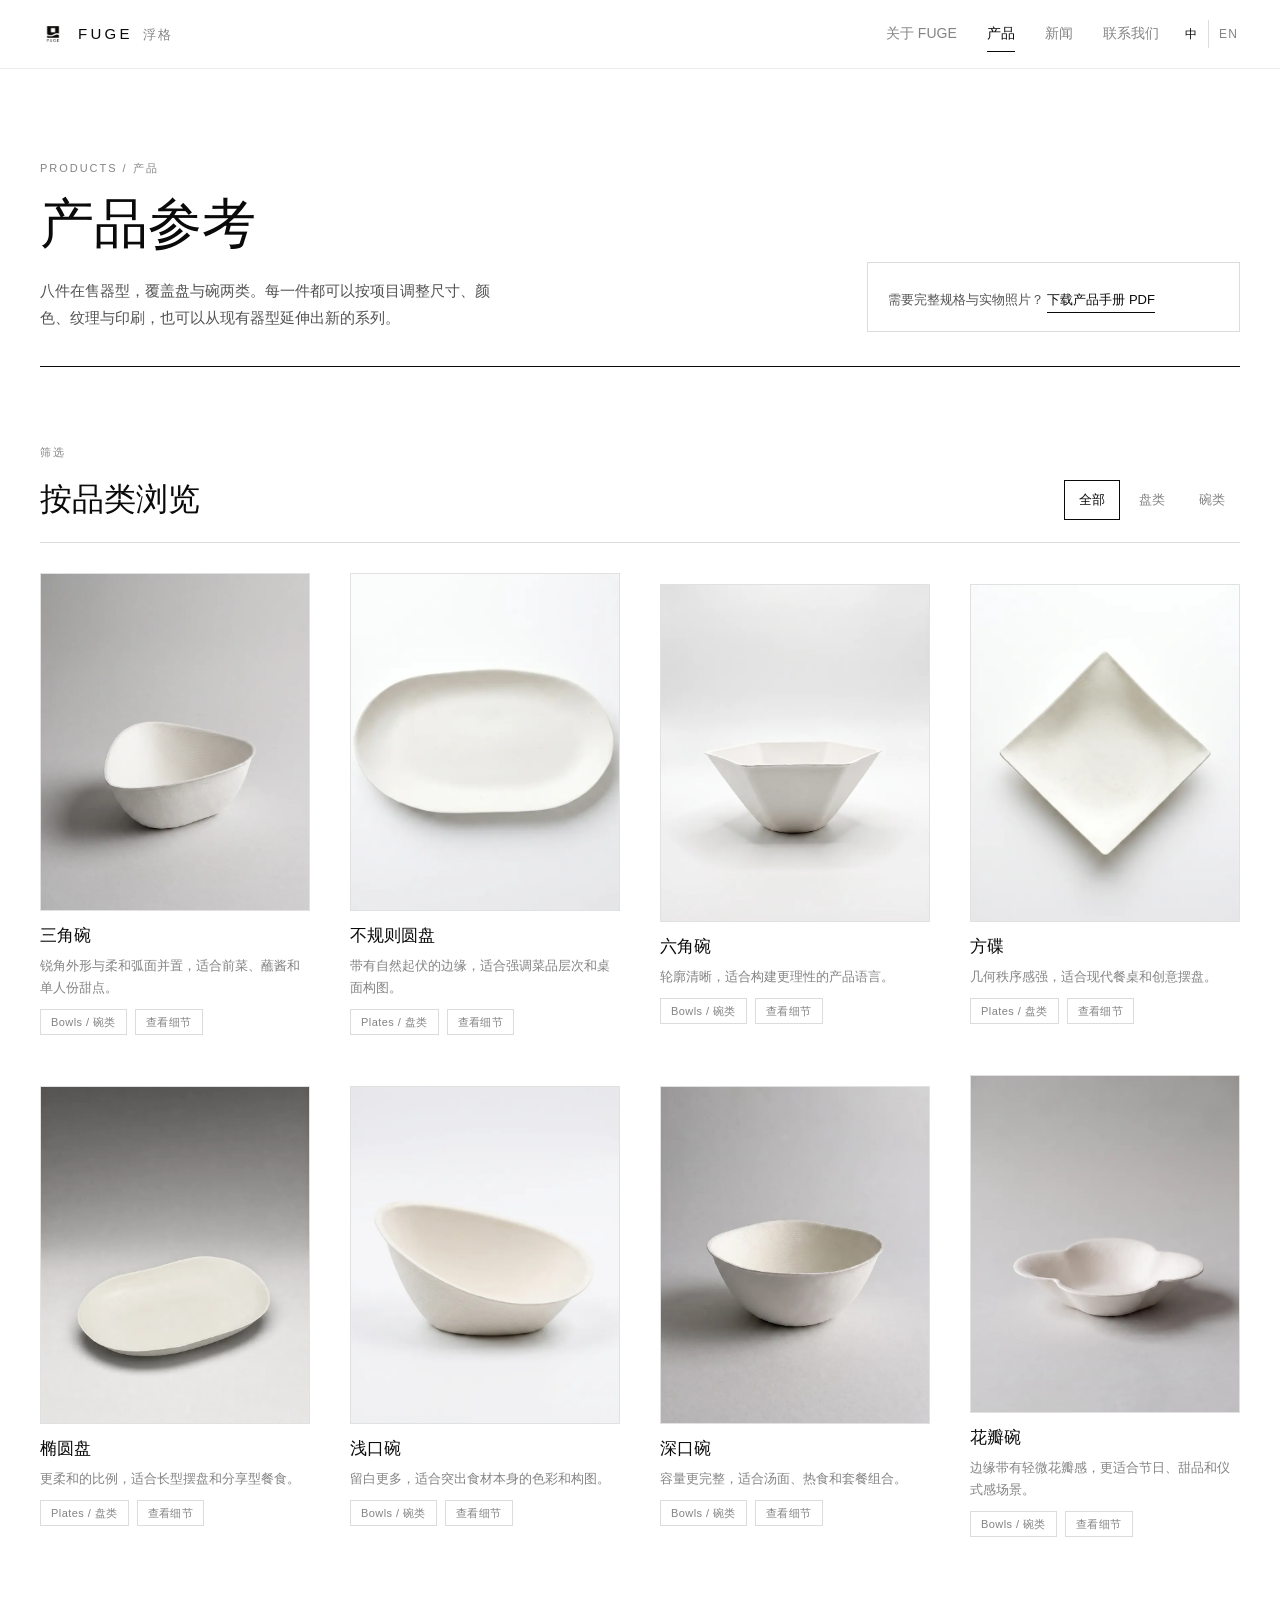
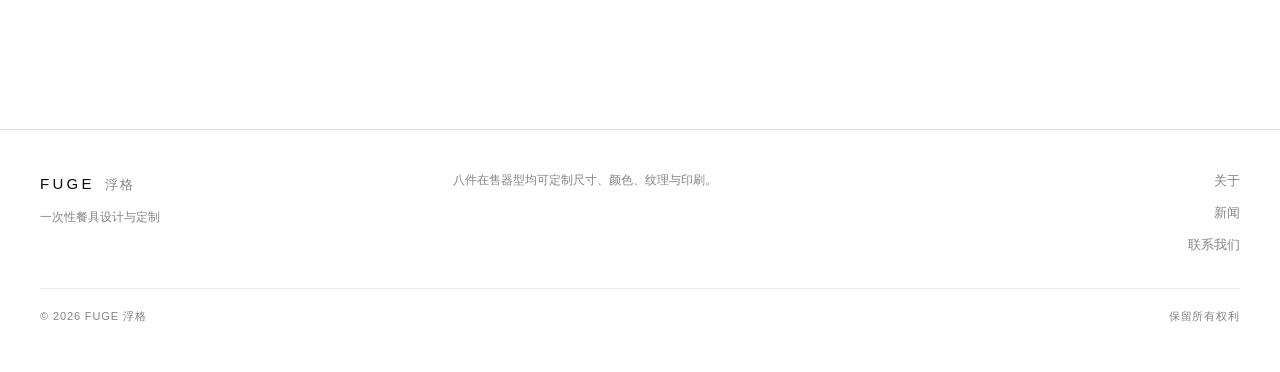
<file: products.html>
<!doctype html>
<html lang="zh-CN">
<head>
  <meta charset="utf-8">
  <meta name="viewport" content="width=device-width, initial-scale=1">
  <title>产品｜浮格 FUGE 一次性餐具器型</title>
  <meta name="description" content="浮格 FUGE 八件在售器型：三角碗、不规则圆盘、六角碗、方碟、椭圆盘、浅口碗、深口碗、花瓣碗，均可定制尺寸、颜色、纹理与品牌印刷。">
  <meta name="theme-color" content="#0a0a0a">
  <link rel="icon" href="assets/favicon-64.png" sizes="64x64" type="image/png">
  <link rel="apple-touch-icon" href="assets/apple-touch-icon.png">
  <link rel="stylesheet" href="styles.css">

  <meta property="og:type" content="website">
  <meta property="og:site_name" content="浮格 FUGE">
  <meta property="og:title" content="产品｜浮格 FUGE 一次性餐具器型">
  <meta property="og:description" content="八件在售器型：三角碗、不规则圆盘、六角碗、方碟、椭圆盘、浅口碗、深口碗、花瓣碗，均可定制尺寸、颜色、纹理与品牌印刷。">
  <!-- 换成自有域名后，把下面四行的地址整体替换 -->
  <link rel="canonical" href="https://zzz2510297686.github.io/fuge/products.html">
  <meta property="og:url" content="https://zzz2510297686.github.io/fuge/products.html">
  <meta property="og:image" content="https://zzz2510297686.github.io/fuge/assets/og-cover.jpg">
  <meta property="og:image:width" content="1200">
  <meta property="og:image:height" content="630">
  <meta property="og:locale" content="zh_CN">
  <meta name="twitter:card" content="summary_large_image">
</head>
<body data-page="products" data-lang="zh">
  <a class="skip-link" href="#main"><span class="lang-zh">跳到主要内容</span><span class="lang-en">Skip to content</span></a>

  <header class="site-header">
    <div class="shell header-row">
      <a class="brand" href="index.html">
        <img class="brand-mark" src="assets/logo-128.png" width="26" height="26" alt="浮格 FUGE">
        <span class="brand-name">FUGE<span class="brand-cn">浮格</span></span>
      </a>
      <nav class="nav" id="site-nav" aria-label="主导航">
        <a data-nav="about" href="index.html"><span class="lang-zh">关于 FUGE</span><span class="lang-en">About</span></a>
        <a data-nav="products" href="products.html" aria-current="page"><span class="lang-zh">产品</span><span class="lang-en">Products</span></a>
        <a data-nav="news" href="news.html"><span class="lang-zh">新闻</span><span class="lang-en">News</span></a>
        <a data-nav="contact" href="contact.html"><span class="lang-zh">联系我们</span><span class="lang-en">Contact</span></a>
      </nav>
      <div class="header-tools">
        <span class="lang-switch" role="group" aria-label="语言 / Language">
          <button type="button" data-lang-toggle="zh" aria-pressed="true">中</button>
          <button type="button" data-lang-toggle="en" aria-pressed="false">EN</button>
        </span>
        <button class="menu-toggle" type="button" aria-expanded="false" aria-controls="site-nav">
          <span class="menu-toggle-icon" aria-hidden="true"></span>
          <span class="lang-zh">菜单</span><span class="lang-en">Menu</span>
        </button>
      </div>
    </div>
  </header>

  <main id="main" class="page">
    <section class="shell page-head">
      <div>
        <p class="eyebrow">Products / 产品</p>
        <h1>
          <span class="lang-zh">产品参考</span>
          <span class="lang-en">Product reference</span>
        </h1>
        <p class="lede">
          <span class="lang-zh">八件在售器型，覆盖盘与碗两类。每一件都可以按项目调整尺寸、颜色、纹理与印刷，也可以从现有器型延伸出新的系列。</span>
          <span class="lang-en">Eight forms in production, across plates and bowls. Each can be adjusted in size, color, texture, and print — or extended into a new series.</span>
        </p>
      </div>
      <div class="note-box">
        <div>
          <span class="lang-zh">需要完整规格与实物照片？</span>
          <span class="lang-en">Need full specs and product photos?</span>
          <a class="note-box-link" href="assets/catalog.pdf" target="_blank" rel="noopener">
            <span class="lang-zh">下载产品手册 PDF</span><span class="lang-en">Download catalog PDF</span>
          </a>
        </div>
      </div>
    </section>

    <section class="shell section">
      <div class="section-head">
        <div>
          <p class="eyebrow"><span class="lang-zh">筛选</span><span class="lang-en">Filter</span></p>
          <h2><span class="lang-zh">按品类浏览</span><span class="lang-en">Browse by category</span></h2>
        </div>
        <div class="filter-bar" data-filter-bar>
          <button class="active" type="button" data-filter="all" aria-pressed="true"><span class="lang-zh">全部</span><span class="lang-en">All</span></button>
          <button type="button" data-filter="plate" aria-pressed="false"><span class="lang-zh">盘类</span><span class="lang-en">Plates</span></button>
          <button type="button" data-filter="bowl" aria-pressed="false"><span class="lang-zh">碗类</span><span class="lang-en">Bowls</span></button>
        </div>
      </div>
      <div id="product-grid" class="product-grid"></div>

      <noscript>
        <div class="nojs-block">
          <p class="nojs-title">八件在售器型 / Eight forms in production</p>
          <ul class="nojs-list">
            <li>三角碗 · Tri Bowl（碗类）</li>
            <li>不规则圆盘 · Organic Plate（盘类）</li>
            <li>六角碗 · Hex Bowl（碗类）</li>
            <li>方碟 · Square Plate（盘类）</li>
            <li>椭圆盘 · Oval Plate（盘类）</li>
            <li>浅口碗 · Shallow Bowl（碗类）</li>
            <li>深口碗 · Deep Bowl（碗类）</li>
            <li>花瓣碗 · Petal Bowl（碗类）</li>
          </ul>
          <p>当前浏览器未启用脚本，产品卡片与详情无法交互。<a href="assets/catalog.pdf">查看产品手册 PDF</a> 获取完整信息。</p>
        </div>
      </noscript>
    </section>
  </main>

  <dialog id="product-dialog" class="dialog-panel" aria-labelledby="dialog-title">
    <div class="dialog-grid">
      <div class="dialog-media">
        <img id="dialog-image" alt="">
      </div>
      <div class="dialog-content">
        <div class="dialog-top">
          <div>
            <p class="eyebrow"><span class="lang-zh">产品详情</span><span class="lang-en">Product detail</span></p>
            <h3 id="dialog-title"></h3>
          </div>
          <button id="dialog-close" class="dialog-close" type="button" aria-label="关闭 / Close">×</button>
        </div>
        <p id="dialog-summary"></p>
        <div id="dialog-details" class="dialog-list"></div>
        <p class="dialog-foot">
          <a class="link-arrow" href="contact.html">
            <span class="lang-zh">按这件器型做定制</span><span class="lang-en">Customize this form</span>
          </a>
        </p>
      </div>
    </div>
  </dialog>

  <footer class="site-footer">
    <div class="shell footer-row">
      <div class="footer-brand">
        <span class="brand-name">FUGE<span class="brand-cn">浮格</span></span>
        <p><span class="lang-zh">一次性餐具设计与定制</span><span class="lang-en">Disposable tableware design and customization</span></p>
      </div>
      <div class="footer-meta">
        <p class="footer-note">
          <span class="lang-zh">八件在售器型均可定制尺寸、颜色、纹理与印刷。</span>
          <span class="lang-en">All eight forms are customizable in size, color, texture, and print.</span>
        </p>
      </div>
      <div class="footer-links">
        <a href="index.html"><span class="lang-zh">关于</span><span class="lang-en">About</span></a>
        <a href="news.html"><span class="lang-zh">新闻</span><span class="lang-en">News</span></a>
        <a href="contact.html"><span class="lang-zh">联系我们</span><span class="lang-en">Contact</span></a>
      </div>
    </div>
    <div class="shell footer-base">
      <p>© 2026 FUGE 浮格</p>
      <p><span class="lang-zh">保留所有权利</span><span class="lang-en">All rights reserved</span></p>
    </div>
  </footer>

  <script src="script.js"></script>
</body>
</html>
</file>
<file: styles.css>
/* ============================================================
   FUGE 浮格 — 方向 A+C
   A 单件尺度·静物标本 + C 格的偏移·网格秩序中的浮动
   黑白为结构：深色区=场景质感，浅色区=标本信息
   ============================================================ */

:root {
  color-scheme: light;

  --paper: #ffffff;
  --mount: #f4f4f4;
  --ink: #0a0a0a;
  --ink-70: rgba(10, 10, 10, 0.70);
  --ink-50: rgba(10, 10, 10, 0.50);
  --hairline: rgba(10, 10, 10, 0.14);
  --hairline-soft: rgba(10, 10, 10, 0.08);
  --hairline-light: rgba(255, 255, 255, 0.18);
  --on-dark: #ffffff;
  --on-dark-60: rgba(255, 255, 255, 0.60);

  --serif: "Songti SC", "Source Han Serif SC", "Noto Serif CJK SC", "SimSun", serif;
  --sans: "Helvetica Neue", Helvetica, Inter, "PingFang SC", "Hiragino Sans GB", "Microsoft YaHei", sans-serif;

  --max: 1240px;
  --gutter: 40px;
  --col: calc((var(--max) - var(--gutter) * 11) / 12);
}

*,
*::before,
*::after { box-sizing: border-box; }

html { scroll-behavior: smooth; overflow-x: clip; }

body {
  margin: 0;
  min-width: 320px;
  overflow-x: clip;
  background: var(--paper);
  color: var(--ink);
  font-family: var(--sans);
  font-size: 16px;
  line-height: 1.7;
  -webkit-font-smoothing: antialiased;
}

img { display: block; max-width: 100%; height: auto; }
a { color: inherit; text-decoration: none; }
h1, h2, h3, h4, p, ul, ol, figure { margin: 0; }
ol, ul { padding: 0; list-style: none; }

button, input, select, textarea { font: inherit; color: inherit; }
button { cursor: pointer; background: none; border: 0; padding: 0; }

:focus-visible {
  outline: 1px solid var(--ink);
  outline-offset: 3px;
}

/* 键盘用户跳过导航，直接到正文 */
.skip-link {
  position: fixed;
  top: 0;
  left: 16px;
  z-index: 100;
  padding: 10px 18px;
  background: var(--ink);
  color: var(--on-dark);
  font-size: 13px;
  letter-spacing: 0.06em;
  transform: translateY(-120%);
  transition: transform 180ms ease;
}
.skip-link:focus { transform: translateY(0); }
.skip-link:focus-visible { outline: 2px solid var(--on-dark); outline-offset: -4px; }

/* 中英切换：默认隐藏英文 */
.lang-en { display: none; }
body[data-lang="en"] .lang-zh { display: none; }
body[data-lang="en"] .lang-en { display: inline; }
body[data-lang="en"] .lang-en.block,
.lang-en.block { display: none; }
body[data-lang="en"] .lang-en.block { display: block; }

.shell {
  width: min(var(--max), calc(100% - var(--gutter) * 2));
  margin-inline: auto;
}

/* ---------- micro 标签：英文超细无衬线，中文小号 ---------- */
.micro {
  display: block;
  margin: 0;
  font-family: var(--sans);
  font-size: 11px;
  font-weight: 400;
  line-height: 1.4;
  letter-spacing: 0.18em;
  text-transform: uppercase;
  color: var(--ink-50);
}
body[data-lang="en"] .micro { letter-spacing: 0.22em; }

/* ---------- 按钮 ---------- */
.btn {
  display: inline-flex;
  align-items: center;
  justify-content: center;
  min-height: 46px;
  padding: 0 26px;
  border: 1px solid transparent;
  border-radius: 0;
  font-size: 14px;
  letter-spacing: 0.06em;
  transition: background-color 200ms ease, color 200ms ease, border-color 200ms ease;
}
.btn-light { background: var(--on-dark); color: var(--ink); border-color: var(--on-dark); }
.btn-light:hover { background: transparent; color: var(--on-dark); border-color: var(--on-dark); }
.btn-ghost-light { color: var(--on-dark); border-color: var(--hairline-light); }
.btn-ghost-light:hover { color: var(--ink); background: var(--on-dark); border-color: var(--on-dark); }
.btn-dark { background: var(--ink); color: var(--on-dark); border-color: var(--ink); }
.btn-dark:hover { background: transparent; color: var(--ink); border-color: var(--ink); }
.btn-ghost { border-color: var(--hairline); color: var(--ink); }
.btn-ghost:hover { border-color: var(--ink); }
.btn-primary { background: var(--ink); color: var(--on-dark); border-color: var(--ink); }
.btn-primary:hover { background: transparent; color: var(--ink); }

.link-arrow {
  display: inline-flex;
  align-items: center;
  gap: 10px;
  padding-bottom: 4px;
  border-bottom: 1px solid var(--hairline);
  font-size: 14px;
  color: var(--ink-70);
  transition: color 200ms ease, border-color 200ms ease;
}
.link-arrow::after {
  content: "";
  width: 20px;
  height: 1px;
  background: currentColor;
  transition: width 200ms ease;
}
.link-arrow:hover { color: var(--ink); border-color: var(--ink); }
.link-arrow:hover::after { width: 30px; }

/* ---------- 页头 ---------- */
.site-header {
  position: sticky;
  top: 0;
  z-index: 40;
  background: rgba(255, 255, 255, 0.92);
  backdrop-filter: blur(12px);
  border-bottom: 1px solid var(--hairline-soft);
}
.header-row {
  display: flex;
  align-items: center;
  gap: 24px;
  min-height: 68px;
}
.brand { display: inline-flex; align-items: center; gap: 12px; margin-right: auto; }
.brand-mark { width: 26px; height: 26px; object-fit: contain; }
.brand-name {
  font-family: var(--sans);
  font-size: 15px;
  font-weight: 500;
  letter-spacing: 0.22em;
}
.brand-cn {
  margin-left: 10px;
  font-family: var(--serif);
  font-size: 13px;
  letter-spacing: 0.16em;
  color: var(--ink-50);
}

.nav { display: flex; align-items: center; gap: 30px; }
.nav a {
  position: relative;
  font-size: 14px;
  color: var(--ink-50);
  transition: color 200ms ease;
}
.nav a::after {
  content: "";
  position: absolute;
  left: 0; right: 0; bottom: -6px;
  height: 1px;
  background: var(--ink);
  transform: scaleX(0);
  transform-origin: left;
  transition: transform 240ms ease;
}
.nav a:hover { color: var(--ink); }
.nav a:hover::after,
.nav a.active::after { transform: scaleX(1); }
.nav a.active { color: var(--ink); }

.lang-switch { display: inline-flex; align-items: center; gap: 8px; }
.lang-switch button {
  font-size: 12px;
  letter-spacing: 0.1em;
  color: var(--ink-50);
  padding: 4px 2px;
  transition: color 200ms ease;
}
.lang-switch button.active { color: var(--ink); }
.lang-switch button:hover { color: var(--ink); }
.lang-switch button + button { border-left: 1px solid var(--hairline); padding-left: 10px; }

.header-tools { display: flex; align-items: center; gap: 18px; }

/* 移动端点按菜单：桌面不显示 */
.menu-toggle { display: none; }

/* ============================================================
   1. HERO — 深色，全出血场景
   ============================================================ */
.hero {
  position: relative;
  width: 100%;
  margin-bottom: clamp(60px, 8vw, 110px);
  min-height: min(88vh, 860px);
  display: flex;
  align-items: flex-end;
  overflow: hidden;
  background: var(--ink);
}
.hero-picture {
  position: absolute;
  inset: 0;
  display: block;
}
.hero-image {
  width: 100%;
  height: 100%;
  object-fit: cover;
  object-position: center 42%;
}
.hero-veil {
  position: absolute;
  inset: 0;
  background:
    radial-gradient(125% 100% at 0% 100%, rgba(10,10,10,0.80) 0%, rgba(10,10,10,0.52) 42%, rgba(10,10,10,0.10) 74%, rgba(10,10,10,0) 100%),
    linear-gradient(90deg, rgba(10,10,10,0.42) 0%, rgba(10,10,10,0.22) 34%, rgba(10,10,10,0.04) 62%, rgba(10,10,10,0) 100%),
    linear-gradient(180deg, rgba(10,10,10,0.26) 0%, rgba(10,10,10,0.04) 38%, rgba(10,10,10,0.34) 100%);
}
.hero-body {
  position: relative;
  z-index: 2;
  padding: 0 0 clamp(56px, 9vw, 108px);
  color: var(--on-dark);
}
.hero .micro { color: rgba(255,255,255,0.80); margin-bottom: 26px; text-shadow: 0 1px 14px rgba(10,10,10,0.45); }
.hero-title {
  font-family: var(--serif);
  font-size: clamp(44px, 7.2vw, 104px);
  font-weight: 400;
  line-height: 1.08;
  letter-spacing: 0.01em;
  max-width: 16ch;
}
.hero-lede {
  margin-top: 28px;
  max-width: 44ch;
  font-size: 16px;
  line-height: 1.85;
  color: rgba(255,255,255,0.78);
}
.hero-actions { display: flex; flex-wrap: wrap; gap: 14px; margin-top: 38px; }

/* ============================================================
   2. 定位陈述 — 单栏偏移，不用三列卡片
   ============================================================ */
.statement { padding: clamp(80px, 11vw, 150px) 0 clamp(60px, 8vw, 104px); }
.statement-grid {
  display: grid;
  grid-template-columns: repeat(12, 1fr);
  column-gap: var(--gutter);
  row-gap: 36px;
}
.statement-index { grid-column: 1 / 3; padding-top: 14px; }
.statement-body { grid-column: 4 / 11; }
.statement-zh {
  font-family: var(--serif);
  font-size: clamp(28px, 3.6vw, 48px);
  line-height: 1.42;
  letter-spacing: 0.01em;
}
.statement-note {
  margin-top: 34px;
  max-width: 52ch;
  font-size: 15px;
  line-height: 1.95;
  color: var(--ink-70);
}

/* ============================================================
   3. 精选作品 — 偏移网格标本块（A 单件尺度 + C 偏移）
   ============================================================ */
.works { padding: clamp(20px, 3vw, 40px) 0 clamp(80px, 11vw, 150px); }
.works-head {
  display: grid;
  grid-template-columns: repeat(12, 1fr);
  column-gap: var(--gutter);
  align-items: baseline;
  padding-bottom: 22px;
  border-bottom: 1px solid var(--ink);
}
.works-head .micro { grid-column: 1 / 4; }
.works-head-note { grid-column: 5 / 11; font-size: 14px; color: var(--ink-50); }
.works-head .link-arrow { grid-column: 11 / 13; justify-self: end; }

.specimen-grid {
  display: grid;
  grid-template-columns: repeat(12, 1fr);
  column-gap: var(--gutter);
  row-gap: clamp(48px, 7vw, 96px);
  padding-top: clamp(40px, 5vw, 68px);
}
.specimen { display: block; position: relative; }
/* 刻意偏移：宽块与窄块错落、起点不同，制造"浮动"但不失序。
   显式指定 grid-row/grid-column，确保同排不共用栏位。 */
.specimen:nth-child(1) { grid-column: 1 / 8;  grid-row: 1; }
.specimen:nth-child(2) { grid-column: 8 / 13; grid-row: 1; margin-top: clamp(52px, 9vw, 140px); }
.specimen:nth-child(3) { grid-column: 2 / 8;  grid-row: 2; margin-top: clamp(24px, 4vw, 56px); }
.specimen:nth-child(4) { grid-column: 8 / 13; grid-row: 2; margin-top: clamp(72px, 13vw, 190px); }

.specimen-top {
  display: flex;
  justify-content: space-between;
  align-items: baseline;
  gap: 16px;
  padding-bottom: 14px;
  border-bottom: 1px solid var(--hairline);
}
.specimen-name {
  font-family: var(--serif);
  font-size: clamp(20px, 2vw, 27px);
  letter-spacing: 0.02em;
}
.specimen-en {
  font-size: 11px;
  font-weight: 300;
  letter-spacing: 0.2em;
  text-transform: uppercase;
  color: var(--ink-50);
  white-space: nowrap;
}
.specimen-media {
  position: relative;
  margin-top: 16px;
  aspect-ratio: 5 / 4;
  overflow: hidden;
  background: var(--mount);
  border: 1px solid var(--hairline-soft);
}
.specimen-media img {
  width: 100%;
  height: 100%;
  object-fit: cover;
  transition: transform 600ms cubic-bezier(0.2, 0.6, 0.2, 1);
}
.specimen:hover .specimen-media img { transform: scale(1.035); }

/* 展签：hover 浮现 */
.specimen-tag {
  position: absolute;
  left: 0;
  bottom: 0;
  display: flex;
  gap: 18px;
  padding: 12px 16px;
  background: rgba(255,255,255,0.94);
  backdrop-filter: blur(6px);
  border-top: 1px solid var(--hairline);
  border-right: 1px solid var(--hairline);
  font-size: 11px;
  line-height: 1.5;
  letter-spacing: 0.04em;
  color: var(--ink-70);
  opacity: 0;
  transform: translateY(6px);
  transition: opacity 260ms ease, transform 260ms ease;
  pointer-events: none;
}
.specimen:hover .specimen-tag,
.specimen:focus-visible .specimen-tag { opacity: 1; transform: translateY(0); }
.specimen-tag strong { display: block; font-weight: 500; color: var(--ink); }

.specimen-caption {
  display: flex;
  gap: 20px;
  align-items: flex-start;
  margin-top: 16px;
  padding-top: 14px;
  border-top: 1px solid var(--hairline-soft);
  font-size: 14px;
  line-height: 1.8;
  color: var(--ink-70);
}
.specimen-caption p { flex: 1; max-width: 46ch; }

/* ============================================================
   4. 场景选型 — 服务采购决策
   ============================================================ */
.scenarios {
  padding: clamp(60px, 8vw, 110px) 0;
  border-top: 1px solid var(--hairline);
}
.scenarios-head {
  display: grid;
  grid-template-columns: repeat(12, 1fr);
  column-gap: var(--gutter);
  row-gap: 24px;
  align-items: baseline;
  padding-bottom: 26px;
  border-bottom: 1px solid var(--ink);
}
.scenarios-head .micro { grid-column: 1 / 4; }
.section-title {
  grid-column: 4 / 13;
  font-family: var(--serif);
  font-size: clamp(24px, 3vw, 38px);
  font-weight: 400;
  line-height: 1.35;
}
.scenario-grid {
  display: grid;
  grid-template-columns: repeat(4, 1fr);
  column-gap: var(--gutter);
}
.scenario {
  padding: 28px 0 32px;
  border-bottom: 1px solid var(--hairline-soft);
}
.scenario-num {
  font-family: var(--sans);
  font-size: 11px;
  font-weight: 300;
  letter-spacing: 0.2em;
  color: var(--ink-50);
}
.scenario h3 {
  margin: 14px 0 12px;
  font-family: var(--serif);
  font-size: 21px;
  font-weight: 400;
  letter-spacing: 0.02em;
}
.scenario p { font-size: 13px; line-height: 1.8; color: var(--ink-70); }
.scenario-forms {
  margin-top: 16px;
  padding-top: 12px;
  border-top: 1px solid var(--hairline-soft);
  font-size: 11px !important;
  letter-spacing: 0.1em;
  color: var(--ink-50) !important;
}

/* ============================================================
   5. 定制流程 — 横向细线时间轴
   ============================================================ */
.process { padding: clamp(60px, 8vw, 110px) 0 clamp(70px, 9vw, 120px); }
.process-head {
  display: grid;
  grid-template-columns: repeat(12, 1fr);
  column-gap: var(--gutter);
  align-items: baseline;
  padding-bottom: 26px;
  border-bottom: 1px solid var(--ink);
}
.process-head .micro { grid-column: 1 / 4; }
.process-head .section-title { grid-column: 4 / 13; }
.process-line {
  display: grid;
  grid-template-columns: repeat(4, 1fr);
  column-gap: var(--gutter);
}
.process-step {
  position: relative;
  padding: 30px 0 0;
}
/* 顶部细线 + 节点 */
.process-step::before {
  content: "";
  position: absolute;
  top: 0; left: 0; right: 0;
  height: 1px;
  background: var(--hairline);
}
.process-step::after {
  content: "";
  position: absolute;
  top: 0; left: 0;
  width: 7px; height: 7px;
  background: var(--ink);
  transform: translateY(-3px);
}
.process-num {
  font-size: 11px;
  font-weight: 300;
  letter-spacing: 0.2em;
  color: var(--ink-50);
}
.process-step h3 {
  margin: 14px 0 10px;
  font-family: var(--serif);
  font-size: 19px;
  font-weight: 400;
}
.process-step p { font-size: 13px; line-height: 1.75; color: var(--ink-70); max-width: 30ch; }

/* ============================================================
   6. 材质与工艺 — 深色
   ============================================================ */
.material { background: var(--ink); color: var(--on-dark); padding: clamp(70px, 9vw, 130px) 0; }
.material-grid {
  display: grid;
  grid-template-columns: repeat(12, 1fr);
  column-gap: var(--gutter);
  row-gap: 40px;
  align-items: center;
}
.material-media { grid-column: 1 / 7; }
.material-media img { width: 100%; aspect-ratio: 3 / 4; object-fit: cover; }
.material-body { grid-column: 8 / 13; }
.material-body .micro { color: rgba(255,255,255,0.5); margin-bottom: 26px; }
.material-zh {
  font-family: var(--serif);
  font-size: clamp(26px, 3.2vw, 42px);
  line-height: 1.42;
}
.material-note {
  margin-top: 28px;
  max-width: 40ch;
  font-size: 15px;
  line-height: 1.9;
  color: rgba(255,255,255,0.66);
}

/* ============================================================
   7. 联系 CTA
   ============================================================ */
.contact-cta { padding: clamp(80px, 11vw, 150px) 0; }
.contact-cta-grid {
  display: grid;
  grid-template-columns: repeat(12, 1fr);
  column-gap: var(--gutter);
  row-gap: 28px;
  padding-top: 34px;
  border-top: 1px solid var(--ink);
}
.contact-cta-grid > .micro { grid-column: 1 / 4; padding-top: 12px; }
.contact-cta-grid > div { grid-column: 4 / 12; }
.contact-cta-title {
  font-family: var(--serif);
  font-size: clamp(34px, 5.4vw, 72px);
  line-height: 1.22;
}
.contact-cta-actions { display: flex; align-items: center; gap: 30px; flex-wrap: wrap; margin-top: 40px; }

/* ---------- 页脚 ---------- */
.site-footer {
  border-top: 1px solid var(--hairline);
  padding: 40px 0 46px;
}
.footer-row {
  display: grid;
  grid-template-columns: repeat(12, 1fr);
  column-gap: var(--gutter);
  row-gap: 22px;
  align-items: start;
}
.footer-brand { grid-column: 1 / 4; }
.footer-brand p { margin-top: 10px; font-size: 12px; color: var(--ink-50); }
.footer-meta { grid-column: 5 / 10; }
.footer-note { font-size: 12px; line-height: 1.75; color: var(--ink-50); max-width: 40ch; }
.footer-links { grid-column: 10 / 13; display: flex; flex-direction: column; gap: 10px; align-items: flex-end; }
.footer-links a { font-size: 13px; color: var(--ink-50); transition: color 200ms ease; }
.footer-links a:hover { color: var(--ink); }

/* ============================================================
   进场动画：细线先现，图后到
   仅在 JS 确认可动效时才隐藏内容（.js-reveal 由 script.js 添加），
   否则 JS 失败或观察器未触发时内容必须始终可见。
   ============================================================ */
@media (prefers-reduced-motion: no-preference) {
  html.js-reveal .reveal { opacity: 0; transform: translateY(14px); }
  html.js-reveal .reveal.is-in {
    opacity: 1;
    transform: none;
    transition: opacity 700ms ease, transform 700ms cubic-bezier(0.2, 0.6, 0.2, 1);
  }
  /* 兜底：若观察器未在合理时间内标记，直接显示 */
  html.js-reveal.no-observer .reveal { opacity: 1; transform: none; }
}
@media (prefers-reduced-motion: reduce) {
  .reveal { opacity: 1; transform: none; }
  * { animation-duration: 0.01ms !important; transition-duration: 0.01ms !important; }
  html { scroll-behavior: auto; }
}

/* ============================================================
   响应式
   ============================================================ */
@media (max-width: 1080px) {
  :root { --gutter: 28px; }
  .specimen:nth-child(1) { grid-column: 1 / 9;  grid-row: 1; margin-top: 0; }
  .specimen:nth-child(2) { grid-column: 5 / 13; grid-row: 1; margin-top: clamp(40px, 6vw, 80px); }
  .specimen:nth-child(3) { grid-column: 1 / 9;  grid-row: 2; margin-top: 0; }
  .specimen:nth-child(4) { grid-column: 5 / 13; grid-row: 2; margin-top: clamp(40px, 6vw, 80px); }
  .statement-body { grid-column: 3 / 12; }
  .material-media { grid-column: 1 / 8; }
  .material-body { grid-column: 1 / 10; }
  .scenario-grid { grid-template-columns: repeat(2, 1fr); row-gap: 0; }
}

@media (max-width: 760px) {
  :root { --gutter: 20px; }

  .header-row { min-height: 58px; gap: 14px; padding: 0; }
  .brand-cn { display: none; }
  .header-tools { gap: 14px; }

  /* 单行页头 + 展开式导航，避免两行 sticky 长期占用视口 */
  .menu-toggle {
    display: inline-flex;
    align-items: center;
    gap: 7px;
    min-height: 40px;
    margin-right: -4px;
    padding: 0 4px;
    font-size: 12px;
    letter-spacing: 0.12em;
    color: var(--ink);
  }
  .menu-toggle-icon { position: relative; display: block; width: 16px; height: 10px; }
  .menu-toggle-icon::before,
  .menu-toggle-icon::after {
    content: "";
    position: absolute;
    left: 0;
    width: 100%;
    height: 1px;
    background: currentColor;
    transition: transform 200ms ease, top 200ms ease;
  }
  .menu-toggle-icon::before { top: 1px; }
  .menu-toggle-icon::after { top: 8px; }
  .menu-toggle[aria-expanded="true"] .menu-toggle-icon::before { top: 5px; transform: rotate(45deg); }
  .menu-toggle[aria-expanded="true"] .menu-toggle-icon::after { top: 5px; transform: rotate(-45deg); }

  .nav {
    display: none;
    position: absolute;
    top: 100%;
    left: 0;
    right: 0;
    flex-direction: column;
    align-items: stretch;
    gap: 0;
    padding: 4px var(--gutter) 16px;
    background: var(--paper);
    border-bottom: 1px solid var(--hairline);
    box-shadow: 0 16px 32px rgba(10, 10, 10, 0.07);
  }
  .nav.is-open { display: flex; }
  .nav a { padding: 13px 0; font-size: 15px; border-bottom: 1px solid var(--hairline-soft); }
  .nav a::after { display: none; }

  .hero { min-height: 78vh; margin-bottom: 48px; }
  .hero-body { padding-bottom: 48px; }
  .hero-title { max-width: none; }
  .hero-lede { font-size: 15px; margin-top: 22px; }
  .hero-actions { margin-top: 28px; gap: 10px; }
  .btn { min-height: 44px; padding: 0 20px; font-size: 13px; }

  /* 偏移网格在窄屏收敛为单列，保持标本块纵向节奏 */
  .statement-grid,
  .works-head,
  .scenarios-head,
  .process-head,
  .material-grid,
  .contact-cta-grid,
  .footer-row { display: block; }

  .statement-index,
  .works-head-note,
  .scenarios-head .micro,
  .process-head .micro,
  .material-body .micro,
  .contact-cta-grid > .micro,
  .footer-brand,
  .footer-meta { margin-bottom: 18px; }

  .works-head .link-arrow { display: inline-flex; margin-top: 14px; }
  .statement-body { margin-top: 8px; }

  .specimen-grid { grid-template-columns: 1fr; row-gap: 40px; padding-top: 32px; }
  /* 必须重置桌面显式 grid-row，否则同排重叠会吞掉一半作品 */
  .specimen:nth-child(n) { grid-column: 1 / -1; grid-row: auto; margin-top: 0; }
  .specimen-media { aspect-ratio: 1 / 1; }
  .specimen-tag { opacity: 1; transform: none; position: static; border: 0; border-top: 1px solid var(--hairline); padding: 12px 0 0; background: none; }
  .specimen-caption { display: none; }

  .scenario-grid { grid-template-columns: 1fr; }
  .scenario { padding: 22px 0 24px; }

  .process-line { grid-template-columns: 1fr; }
  .process-step { padding: 22px 0 22px 22px; border-left: 1px solid var(--hairline); }
  .process-step::before { top: 0; right: auto; width: 7px; left: -4px; }
  .process-step::after { top: 0; left: -4px; transform: none; }

  .material-media img { aspect-ratio: 3 / 2; }
  .material-zh { font-size: 26px; }

  .contact-cta-actions { margin-top: 28px; gap: 20px; }
  .footer-links { flex-direction: row; flex-wrap: wrap; gap: 16px; align-items: flex-start; margin-top: 8px; }
}

/* ============================================================
   以下保留其余三页（Products / News / Contact）所需组件
   ============================================================ */
.page { padding: clamp(48px, 7vw, 90px) 0 clamp(70px, 9vw, 120px); }

.page-head {
  display: grid;
  grid-template-columns: repeat(12, 1fr);
  column-gap: var(--gutter);
  row-gap: 24px;
  align-items: end;
  padding-bottom: 34px;
  border-bottom: 1px solid var(--ink);
}
.page-head > div:first-child { grid-column: 1 / 8; }
.page-head .note-box { grid-column: 9 / 13; }
.page-head h1 {
  font-family: var(--serif);
  font-size: clamp(30px, 4.2vw, 56px);
  font-weight: 400;
  line-height: 1.18;
}
.eyebrow { margin: 0 0 16px; font-size: 11px; letter-spacing: 0.18em; text-transform: uppercase; color: var(--ink-50); }
.lede, .section-lede { margin: 20px 0 0; max-width: 54ch; font-size: 15px; line-height: 1.85; color: var(--ink-70); }
.page-actions { display: flex; flex-wrap: wrap; gap: 12px; margin-top: 26px; }

.section { padding: clamp(44px, 6vw, 76px) 0; }
.section-head {
  display: flex;
  justify-content: space-between;
  align-items: end;
  gap: 20px;
  padding-bottom: 22px;
  border-bottom: 1px solid var(--hairline);
  margin-bottom: 30px;
  flex-wrap: wrap;
}
.section h2, .section h3 { font-family: var(--serif); font-weight: 400; line-height: 1.32; }
.section h2 { font-size: clamp(22px, 2.6vw, 32px); }
.section h3 { font-size: 19px; }

.note-box { padding: 18px 20px; border: 1px solid var(--hairline); font-size: 13px; line-height: 1.75; color: var(--ink-70); }
.note-box-link {
  display: inline-block;
  margin-top: 8px;
  border-bottom: 1px solid var(--ink);
  color: var(--ink);
  transition: opacity 200ms ease;
}
.note-box-link:hover { opacity: 0.6; }
.inline-link { border-bottom: 1px solid var(--hairline); color: var(--ink); }
.inline-link:hover { border-color: var(--ink); }

/* 无 JS 时的兜底清单 */
.nojs-block { padding: 26px 0; border-top: 1px solid var(--hairline-soft); }
.nojs-title { margin-bottom: 14px; font-size: 11px; letter-spacing: 0.18em; text-transform: uppercase; color: var(--ink-50); }
.nojs-list { display: grid; grid-template-columns: repeat(2, 1fr); gap: 6px 32px; margin-bottom: 16px; }
.nojs-list li { padding: 8px 0; border-bottom: 1px solid var(--hairline-soft); font-size: 14px; }
.nojs-block p:last-child { font-size: 13px; color: var(--ink-70); }

.footer-base {
  display: flex;
  justify-content: space-between;
  gap: 16px;
  margin-top: 32px;
  padding-top: 18px;
  border-top: 1px solid var(--hairline-soft);
  font-size: 11px;
  letter-spacing: 0.08em;
  color: var(--ink-50);
}

.filter-bar { display: inline-flex; flex-wrap: wrap; gap: 4px; }
.filter-bar button {
  border: 1px solid transparent;
  background: none;
  color: var(--ink-50);
  padding: 8px 14px;
  font-size: 13px;
  transition: color 200ms ease, border-color 200ms ease;
}
.filter-bar button.active { border-color: var(--ink); color: var(--ink); }
.filter-bar button:hover { color: var(--ink); }

.split-grid { display: grid; grid-template-columns: repeat(3, 1fr); column-gap: var(--gutter); row-gap: 32px; }
.info-card, .content-card, .news-card, .contact-panel { padding: 0 0 24px; border-bottom: 1px solid var(--hairline-soft); }
.info-card h3, .content-card h3, .news-card h3, .contact-panel h3 { margin: 12px 0 10px; }
.info-card p, .content-card p, .news-card p, .contact-panel p { font-size: 14px; line-height: 1.8; color: var(--ink-70); }

.step-grid { display: grid; grid-template-columns: repeat(4, 1fr); column-gap: var(--gutter); }
.step-card { padding-top: 24px; border-top: 1px solid var(--hairline); }
.step-index { margin: 0 0 12px; font-size: 11px; letter-spacing: 0.2em; color: var(--ink-50); }
.step-card h3 { margin: 0 0 10px; font-size: 18px; }
.step-card p { font-size: 13px; line-height: 1.75; color: var(--ink-70); }

.product-grid, .featured-grid { display: grid; grid-template-columns: repeat(4, 1fr); column-gap: var(--gutter); row-gap: 40px; }
.featured-grid { grid-template-columns: repeat(4, 1fr); }
.product-card, .feature-card { display: block; text-align: left; border: 0; background: none; width: 100%; }
.card-image { aspect-ratio: 4 / 5; overflow: hidden; background: var(--mount); border: 1px solid var(--hairline-soft); }
.feature-card .card-image { aspect-ratio: 1 / 1; }
.card-image img { width: 100%; height: 100%; object-fit: cover; transition: transform 600ms cubic-bezier(0.2,0.6,0.2,1); }
.product-card:hover .card-image img, .feature-card:hover .card-image img { transform: scale(1.035); }
.card-body { padding-top: 14px; }
.card-body h3 { margin: 0 0 8px; font-family: var(--serif); font-size: 17px; font-weight: 400; }
.card-body p { margin: 0 0 10px; font-size: 13px; line-height: 1.7; color: var(--ink-50); }
.meta-row { display: flex; flex-wrap: wrap; gap: 8px; }
.tag {
  display: inline-flex;
  align-items: center;
  min-height: 26px;
  padding: 0 10px;
  border: 1px solid var(--hairline);
  font-size: 11px;
  letter-spacing: 0.04em;
  color: var(--ink-50);
}

.news-grid { display: grid; grid-template-columns: repeat(3, 1fr); column-gap: var(--gutter); row-gap: 36px; }
.news-card { padding-bottom: 26px; border-bottom: 1px solid var(--hairline-soft); }
.news-card .date { margin-bottom: 12px; font-size: 11px; letter-spacing: 0.16em; color: var(--ink-50); }
.news-card .summary { min-height: 0; }
.news-foot {
  display: flex;
  align-items: center;
  justify-content: space-between;
  flex-wrap: wrap;
  gap: 18px;
  margin-top: 44px;
  padding-top: 24px;
  border-top: 1px solid var(--hairline);
}

.contact-grid { display: grid; grid-template-columns: repeat(12, 1fr); column-gap: var(--gutter); row-gap: 36px; }
.contact-panel { grid-column: 1 / 5; padding: 0 0 28px; border-bottom: 1px solid var(--hairline-soft); }
.form-card { grid-column: 6 / 13; padding-top: 4px; }
.contact-list { display: grid; gap: 0; margin-top: 22px; }
.contact-item { padding: 16px 0; border-top: 1px solid var(--hairline-soft); }
.contact-item strong { display: block; font-size: 14px; font-weight: 500; margin-bottom: 5px; }
.contact-item span { font-size: 13px; line-height: 1.7; color: var(--ink-50); }

.form-grid { display: grid; grid-template-columns: repeat(2, 1fr); gap: 20px 24px; }
.form-head { margin-bottom: 24px; }
.form-head h2 {
  margin-bottom: 8px;
  font-family: var(--serif);
  font-size: 22px;
  font-weight: 400;
  line-height: 1.35;
}
.form-head p { font-size: 13px; color: var(--ink-50); }
.field { display: grid; gap: 8px; }
.field.full { grid-column: 1 / -1; }
.field > span { font-size: 13px; }
.field input, .field textarea, .field select {
  width: 100%;
  border: 1px solid var(--hairline);
  border-radius: 0;
  background: var(--paper);
  padding: 11px 13px;
  font-size: 14px;
  transition: border-color 200ms ease;
}
.field input:focus, .field textarea:focus, .field select:focus { border-color: var(--ink); outline: none; }
.field textarea { min-height: 150px; resize: vertical; }
/* 蜜罐字段：只让机器人看见，人不可见也不可聚焦 */
.field-hp {
  position: absolute;
  left: -9999px;
  width: 1px;
  height: 1px;
  overflow: hidden;
}
.btn[disabled] { opacity: 0.5; cursor: progress; }
.field.invalid > span { color: #b3261e; }
.field.invalid input,
.field.invalid textarea,
.field.invalid select { border-color: #b3261e; }
.form-note { margin-top: 18px; font-size: 12px; line-height: 1.7; color: var(--ink-50); }
.status {
  margin-top: 18px;
  padding: 13px 15px;
  border: 1px solid var(--ink);
  font-size: 13px;
  line-height: 1.7;
  display: none;
}
.status.visible { display: block; }
.status:focus-visible { outline: 1px solid var(--ink); outline-offset: 3px; }
.status.is-error { border-color: #b3261e; color: #b3261e; }
.status.is-success { border-color: var(--ink); }

.dialog-panel {
  width: min(940px, calc(100vw - 30px));
  max-width: none;
  max-height: 88vh;
  padding: 0;
  border: 0;
  background: var(--paper);
  overflow: hidden;
}
.dialog-panel::backdrop { background: rgba(10, 10, 10, 0.72); }
.dialog-grid { display: grid; grid-template-columns: 1fr 1fr; max-height: 88vh; }
.dialog-media { background: var(--mount); min-height: 100%; }
.dialog-media img { width: 100%; height: 100%; object-fit: contain; }
.dialog-content { padding: 30px; overflow-y: auto; display: flex; flex-direction: column; justify-content: center; }
.dialog-top { display: flex; justify-content: space-between; gap: 16px; align-items: start; }
.dialog-close {
  border: 1px solid var(--hairline);
  min-width: 40px;
  min-height: 40px;
  font-size: 18px;
  line-height: 1;
  transition: border-color 200ms ease;
}
.dialog-close:hover { border-color: var(--ink); }
.dialog-content h3 { margin: 12px 0 10px; font-family: var(--serif); font-size: 24px; font-weight: 400; }
.dialog-content p { font-size: 14px; line-height: 1.8; color: var(--ink-70); }
.dialog-list { display: grid; gap: 0; margin-top: 22px; }
.dialog-list .row { padding: 14px 0; border-top: 1px solid var(--hairline-soft); font-size: 13px; }
.dialog-list strong { display: block; margin-bottom: 5px; font-size: 12px; letter-spacing: 0.08em; text-transform: uppercase; color: var(--ink-50); }
.dialog-foot { margin-top: 26px; }

@media (max-width: 1080px) {
  .product-grid, .featured-grid { grid-template-columns: repeat(3, 1fr); }
  .split-grid, .step-grid, .news-grid { grid-template-columns: repeat(2, 1fr); }
  .contact-panel { grid-column: 1 / 7; }
  .form-card { grid-column: 7 / 13; }
  .page-head > div:first-child { grid-column: 1 / 9; }
  .page-head .note-box { grid-column: 1 / 9; }
}

@media (max-width: 760px) {
  .page-head, .split-grid, .step-grid, .news-grid, .contact-grid, .dialog-grid, .form-grid { display: block; }
  .product-grid, .featured-grid { grid-template-columns: repeat(2, 1fr); gap: 28px 16px; }
  .split-grid > *, .step-grid > *, .news-grid > * { margin-bottom: 26px; }
  .contact-panel, .form-card { margin-bottom: 34px; }
  .field.full { grid-column: auto; }
  .dialog-content { padding: 22px; }
  .dialog-grid { display: block; max-height: none; }
  .dialog-panel { max-height: 88vh; overflow-y: auto; }
  .dialog-media { min-height: 0; }
  .dialog-media img { width: 100%; height: 40vh; object-fit: cover; }
  .page-actions { margin-top: 20px; }
  .nojs-list { grid-template-columns: 1fr; }
  .footer-base { flex-direction: column; gap: 6px; }
}
</file>
